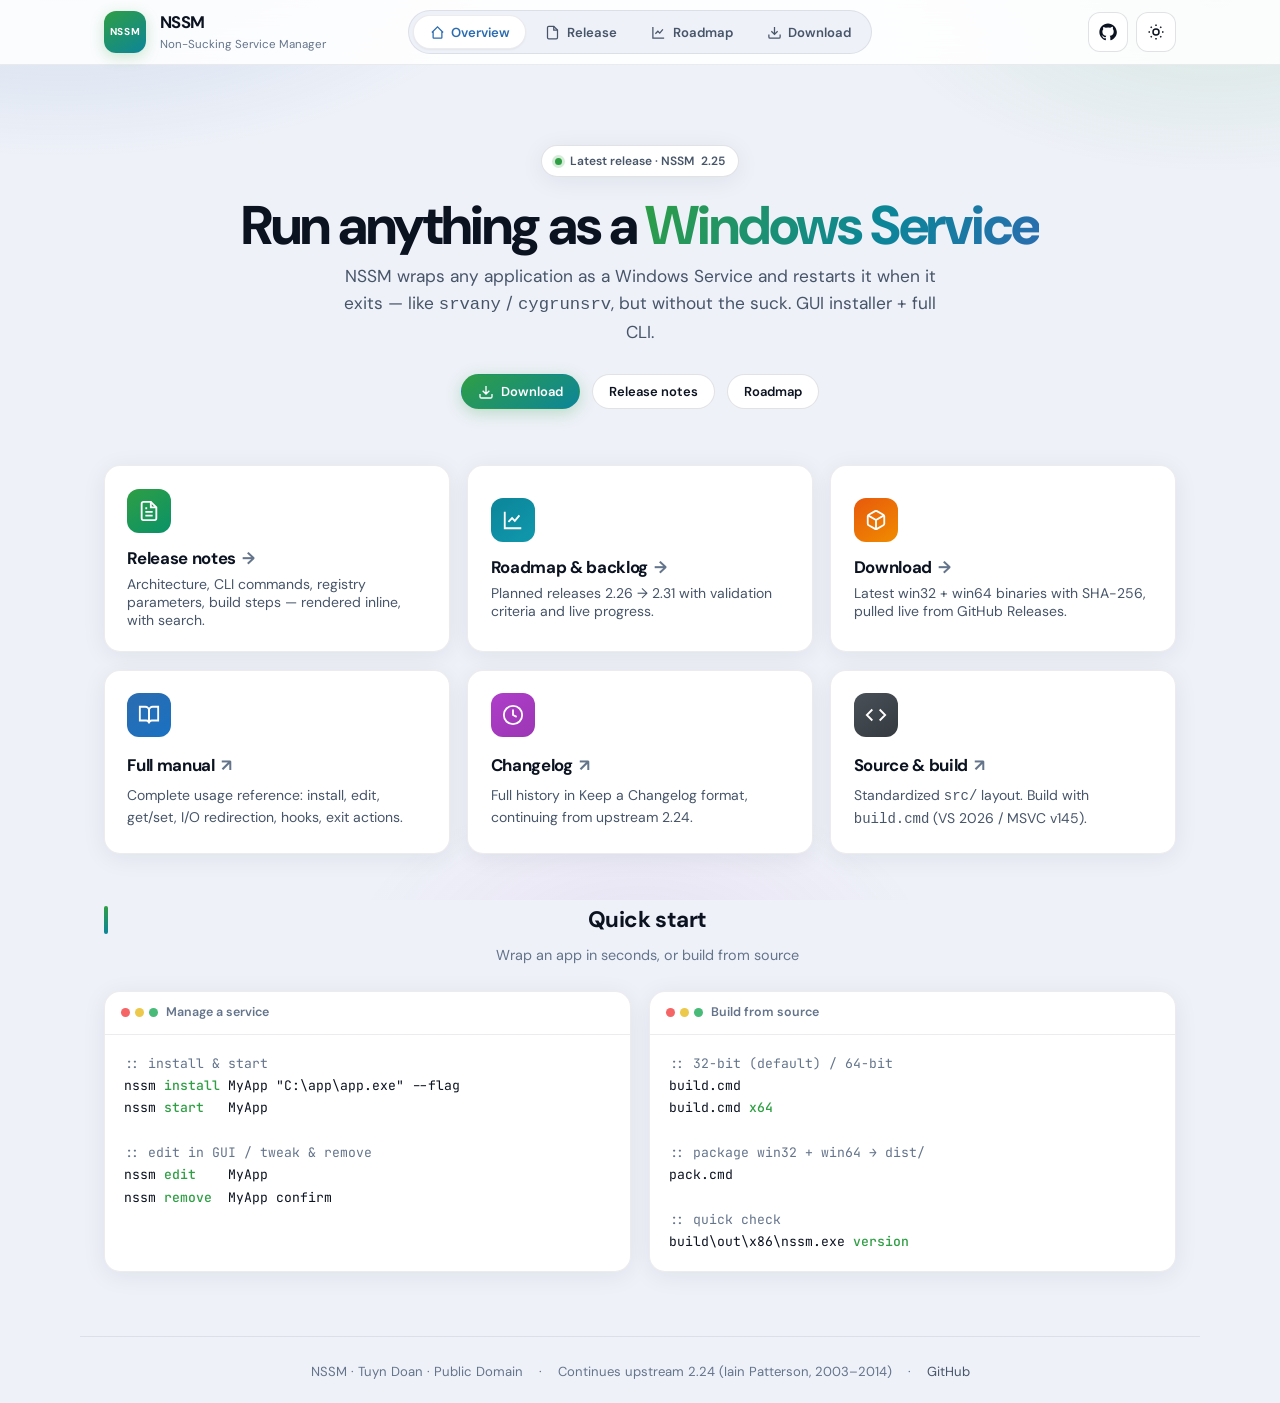
<file: docs/index.html>
<!DOCTYPE html>
<!-- NSSM docs — Public Domain. Single-page hub. -->
<html lang="en">
<head>
  <meta charset="UTF-8" />
  <meta name="viewport" content="width=device-width, initial-scale=1" />
  <title>NSSM — the Non-Sucking Service Manager</title>
  <meta name="description" content="NSSM runs any application as a Windows Service and restarts it when it exits. GUI installer + full CLI. Continues upstream 2.24; modernized 2.25 (VS 2026 / MSVC v145)." />
  <meta name="color-scheme" content="light dark" />
  <script>
    // Apply saved theme before first paint (no flash). Shared key across all docs pages.
    (function () {
      try {
        var k = "nssm-theme", s = localStorage.getItem(k);
        if (s === "dark" || (!s && window.matchMedia && window.matchMedia("(prefers-color-scheme: dark)").matches)) {
          document.documentElement.classList.add("dark");
        }
      } catch (e) {}
    })();
  </script>
  <link rel="preconnect" href="https://fonts.googleapis.com" />
  <link rel="preconnect" href="https://fonts.gstatic.com" crossorigin />
  <link href="https://fonts.googleapis.com/css2?family=DM+Sans:ital,opsz,wght@0,9..40,400;0,9..40,500;0,9..40,600;0,9..40,700;0,9..40,800;1,9..40,400&family=JetBrains+Mono:wght@400;500&display=swap" rel="stylesheet" />
  <link rel="stylesheet" href="app.css" />
</head>
<body>
  <div class="ambient" aria-hidden="true"></div>

  <header class="header">
    <div class="header-inner">
      <a class="brand" href="#overview">
        <div class="brand-mark"><span>NSSM</span></div>
        <div>
          <h1>NSSM</h1>
          <p>Non-Sucking Service Manager</p>
        </div>
      </a>

      <nav class="tabs" id="tabs" role="tablist" aria-label="Sections">
        <button class="tab active" data-tab="overview" role="tab">
          <svg viewBox="0 0 24 24" fill="none" stroke="currentColor" stroke-width="2"><path d="M3 12l9-9 9 9M5 10v10a1 1 0 0 0 1 1h12a1 1 0 0 0 1-1V10"/></svg>
          Overview
        </button>
        <button class="tab" data-tab="release" role="tab">
          <svg viewBox="0 0 24 24" fill="none" stroke="currentColor" stroke-width="2"><path d="M14 2H6a2 2 0 0 0-2 2v16a2 2 0 0 0 2 2h12a2 2 0 0 0 2-2V8z"/><path d="M14 2v6h6"/></svg>
          Release
        </button>
        <button class="tab" data-tab="roadmap" role="tab">
          <svg viewBox="0 0 24 24" fill="none" stroke="currentColor" stroke-width="2"><path d="M3 3v18h18"/><path d="m7 14 4-4 3 3 5-6"/></svg>
          Roadmap
        </button>
        <button class="tab" data-tab="download" role="tab">
          <svg viewBox="0 0 24 24" fill="none" stroke="currentColor" stroke-width="2"><path d="M21 15v4a2 2 0 0 1-2 2H5a2 2 0 0 1-2-2v-4M7 10l5 5 5-5M12 15V3"/></svg>
          Download
        </button>
      </nav>
      <div class="tabs-mobile">
        <select id="tabs-select" aria-label="Section">
          <option value="overview">Overview</option>
          <option value="release">Release</option>
          <option value="roadmap">Roadmap</option>
          <option value="download">Download</option>
        </select>
      </div>

      <div class="header-actions">
        <a class="btn btn-icon" href="https://github.com/tuyndoan/nssm" target="_blank" rel="noopener" aria-label="GitHub">
          <svg viewBox="0 0 24 24" fill="currentColor"><path d="M12 .5C5.7.5.5 5.7.5 12c0 5.1 3.3 9.4 7.9 10.9.6.1.8-.2.8-.6v-2c-3.2.7-3.9-1.4-3.9-1.4-.5-1.3-1.3-1.7-1.3-1.7-1-.7.1-.7.1-.7 1.1.1 1.7 1.2 1.7 1.2 1 1.7 2.7 1.2 3.3.9.1-.7.4-1.2.7-1.5-2.6-.3-5.3-1.3-5.3-5.7 0-1.3.5-2.3 1.2-3.1-.1-.3-.5-1.5.1-3.1 0 0 1-.3 3.3 1.2a11.5 11.5 0 0 1 6 0C17.3 4.7 18.3 5 18.3 5c.6 1.6.2 2.8.1 3.1.8.8 1.2 1.8 1.2 3.1 0 4.4-2.7 5.4-5.3 5.7.4.4.8 1.1.8 2.2v3.3c0 .4.2.7.8.6 4.6-1.5 7.9-5.8 7.9-10.9C23.5 5.7 18.3.5 12 .5z"/></svg>
        </a>
        <button type="button" class="btn btn-icon" id="btn-theme" aria-label="Toggle dark mode">
          <svg class="icon-sun" viewBox="0 0 24 24" fill="none" stroke="currentColor" stroke-width="2"><circle cx="12" cy="12" r="4"/><path d="M12 2v2M12 20v2M4.93 4.93l1.41 1.41M17.66 17.66l1.41 1.41M2 12h2M20 12h2M4.93 19.07l1.41-1.41M17.66 6.34l1.41-1.41"/></svg>
          <svg class="icon-moon" viewBox="0 0 24 24" fill="none" stroke="currentColor" stroke-width="2"><path d="M21 12.79A9 9 0 1 1 11.21 3 7 7 0 0 0 21 12.79z"/></svg>
        </button>
      </div>
    </div>
  </header>

  <main class="wrap">
    <!-- OVERVIEW -->
    <section class="tabpane active" id="pane-overview" role="tabpanel">
      <div class="hero">
        <span class="badge-pill"><span class="dot"></span> Latest release · NSSM <span id="ov-version">2.25</span></span>
        <h2>Run anything as a <span class="grad">Windows Service</span></h2>
        <p class="lede">
          NSSM wraps any application as a Windows Service and restarts it when it exits —
          like <code>srvany</code> / <code>cygrunsrv</code>, but without the suck. GUI installer + full CLI.
        </p>
        <div class="hero-actions">
          <button class="btn btn-primary" type="button" data-go="download">
            <svg viewBox="0 0 24 24" fill="none" stroke="currentColor" stroke-width="2"><path d="M21 15v4a2 2 0 0 1-2 2H5a2 2 0 0 1-2-2v-4M7 10l5 5 5-5M12 15V3"/></svg>
            Download
          </button>
          <button class="btn" type="button" data-go="release">Release notes</button>
          <button class="btn" type="button" data-go="roadmap">Roadmap</button>
        </div>
      </div>

      <div class="cards">
        <button class="card" type="button" data-go="release">
          <div class="card-ico ico-green"><svg viewBox="0 0 24 24" fill="none" stroke="currentColor" stroke-width="2"><path d="M14 2H6a2 2 0 0 0-2 2v16a2 2 0 0 0 2 2h12a2 2 0 0 0 2-2V8z"/><path d="M14 2v6h6M16 13H8M16 17H8M10 9H8"/></svg></div>
          <h3>Release notes <span class="arrow">→</span></h3>
          <p>Architecture, CLI commands, registry parameters, build steps — rendered inline, with search.</p>
        </button>
        <button class="card" type="button" data-go="roadmap">
          <div class="card-ico ico-teal"><svg viewBox="0 0 24 24" fill="none" stroke="currentColor" stroke-width="2"><path d="M3 3v18h18"/><path d="m7 14 4-4 3 3 5-6"/></svg></div>
          <h3>Roadmap &amp; backlog <span class="arrow">→</span></h3>
          <p>Planned releases 2.26 → 2.31 with validation criteria and live progress.</p>
        </button>
        <button class="card" type="button" data-go="download">
          <div class="card-ico ico-amber"><svg viewBox="0 0 24 24" fill="none" stroke="currentColor" stroke-width="2"><path d="M21 16V8a2 2 0 0 0-1-1.7l-7-4a2 2 0 0 0-2 0l-7 4A2 2 0 0 0 3 8v8a2 2 0 0 0 1 1.7l7 4a2 2 0 0 0 2 0l7-4A2 2 0 0 0 21 16z"/><path d="m3.3 7 8.7 5 8.7-5M12 22V12"/></svg></div>
          <h3>Download <span class="arrow">→</span></h3>
          <p>Latest win32 + win64 binaries with SHA-256, pulled live from GitHub Releases.</p>
        </button>
        <a class="card" href="./manual.txt">
          <div class="card-ico ico-blue"><svg viewBox="0 0 24 24" fill="none" stroke="currentColor" stroke-width="2"><path d="M2 3h6a4 4 0 0 1 4 4v14a3 3 0 0 0-3-3H2z"/><path d="M22 3h-6a4 4 0 0 0-4 4v14a3 3 0 0 1 3-3h7z"/></svg></div>
          <h3>Full manual <span class="arrow">↗</span></h3>
          <p>Complete usage reference: install, edit, get/set, I/O redirection, hooks, exit actions.</p>
        </a>
        <a class="card" href="https://github.com/tuyndoan/nssm/blob/main/CHANGELOG.md" target="_blank" rel="noopener">
          <div class="card-ico ico-purple"><svg viewBox="0 0 24 24" fill="none" stroke="currentColor" stroke-width="2"><circle cx="12" cy="12" r="10"/><path d="M12 6v6l4 2"/></svg></div>
          <h3>Changelog <span class="arrow">↗</span></h3>
          <p>Full history in Keep a Changelog format, continuing from upstream 2.24.</p>
        </a>
        <a class="card" href="https://github.com/tuyndoan/nssm" target="_blank" rel="noopener">
          <div class="card-ico ico-slate"><svg viewBox="0 0 24 24" fill="none" stroke="currentColor" stroke-width="2"><path d="M16 18l6-6-6-6M8 6l-6 6 6 6"/></svg></div>
          <h3>Source &amp; build <span class="arrow">↗</span></h3>
          <p>Standardized <code>src/</code> layout. Build with <code>build.cmd</code> (VS 2026 / MSVC v145).</p>
        </a>
      </div>

      <section class="section">
        <div class="section-head center"><h3>Quick start</h3><p>Wrap an app in seconds, or build from source</p></div>
        <div class="quickstart">
          <div class="code-card">
            <div class="code-head"><span class="dots"><i style="background:#f56565"></i><i style="background:#ecc94b"></i><i style="background:#48bb78"></i></span> Manage a service</div>
<pre><span class="c">:: install &amp; start</span>
nssm <span class="k">install</span> MyApp "C:\app\app.exe" --flag
nssm <span class="k">start</span>   MyApp

<span class="c">:: edit in GUI / tweak &amp; remove</span>
nssm <span class="k">edit</span>    MyApp
nssm <span class="k">remove</span>  MyApp confirm</pre>
          </div>
          <div class="code-card">
            <div class="code-head"><span class="dots"><i style="background:#f56565"></i><i style="background:#ecc94b"></i><i style="background:#48bb78"></i></span> Build from source</div>
<pre><span class="c">:: 32-bit (default) / 64-bit</span>
build.cmd
build.cmd <span class="k">x64</span>

<span class="c">:: package win32 + win64 → dist/</span>
pack.cmd

<span class="c">:: quick check</span>
build\out\x86\nssm.exe <span class="k">version</span></pre>
          </div>
        </div>
      </section>
    </section>

    <!-- RELEASE -->
    <section class="tabpane" id="pane-release" role="tabpanel" aria-label="Release notes"></section>

    <!-- ROADMAP -->
    <section class="tabpane" id="pane-roadmap" role="tabpanel" aria-label="Roadmap"></section>

    <!-- DOWNLOAD -->
    <section class="tabpane" id="pane-download" role="tabpanel" aria-label="Download"></section>
  </main>

  <footer class="footer">
    <span>NSSM · Tuyn Doan · Public Domain</span>
    <span>·</span>
    <span>Continues upstream 2.24 (Iain Patterson, 2003–2014)</span>
    <span>·</span>
    <a href="https://github.com/tuyndoan/nssm" target="_blank" rel="noopener">GitHub</a>
  </footer>

  <script src="release/2.25/release-data.js"></script>
  <script src="roadmap/roadmap-data.js"></script>
  <script src="app.js"></script>
</body>
</html>
</file>
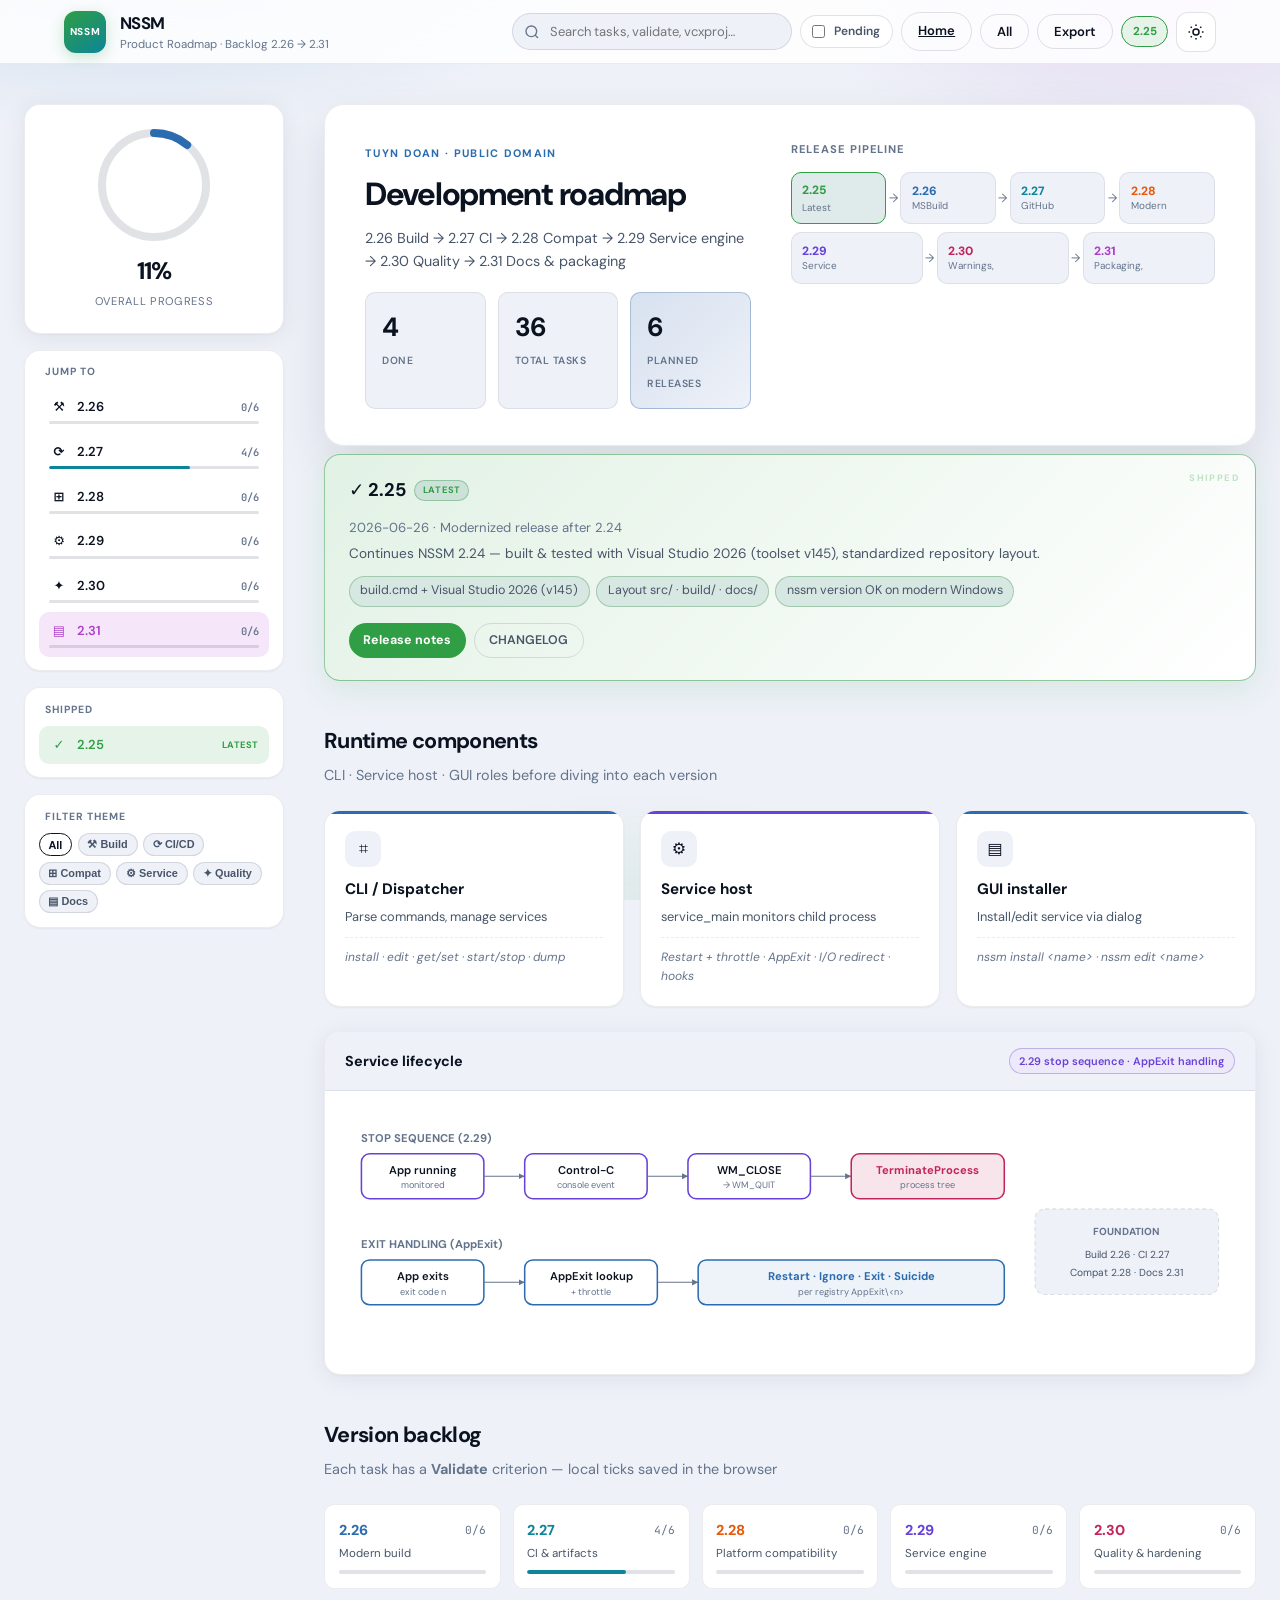
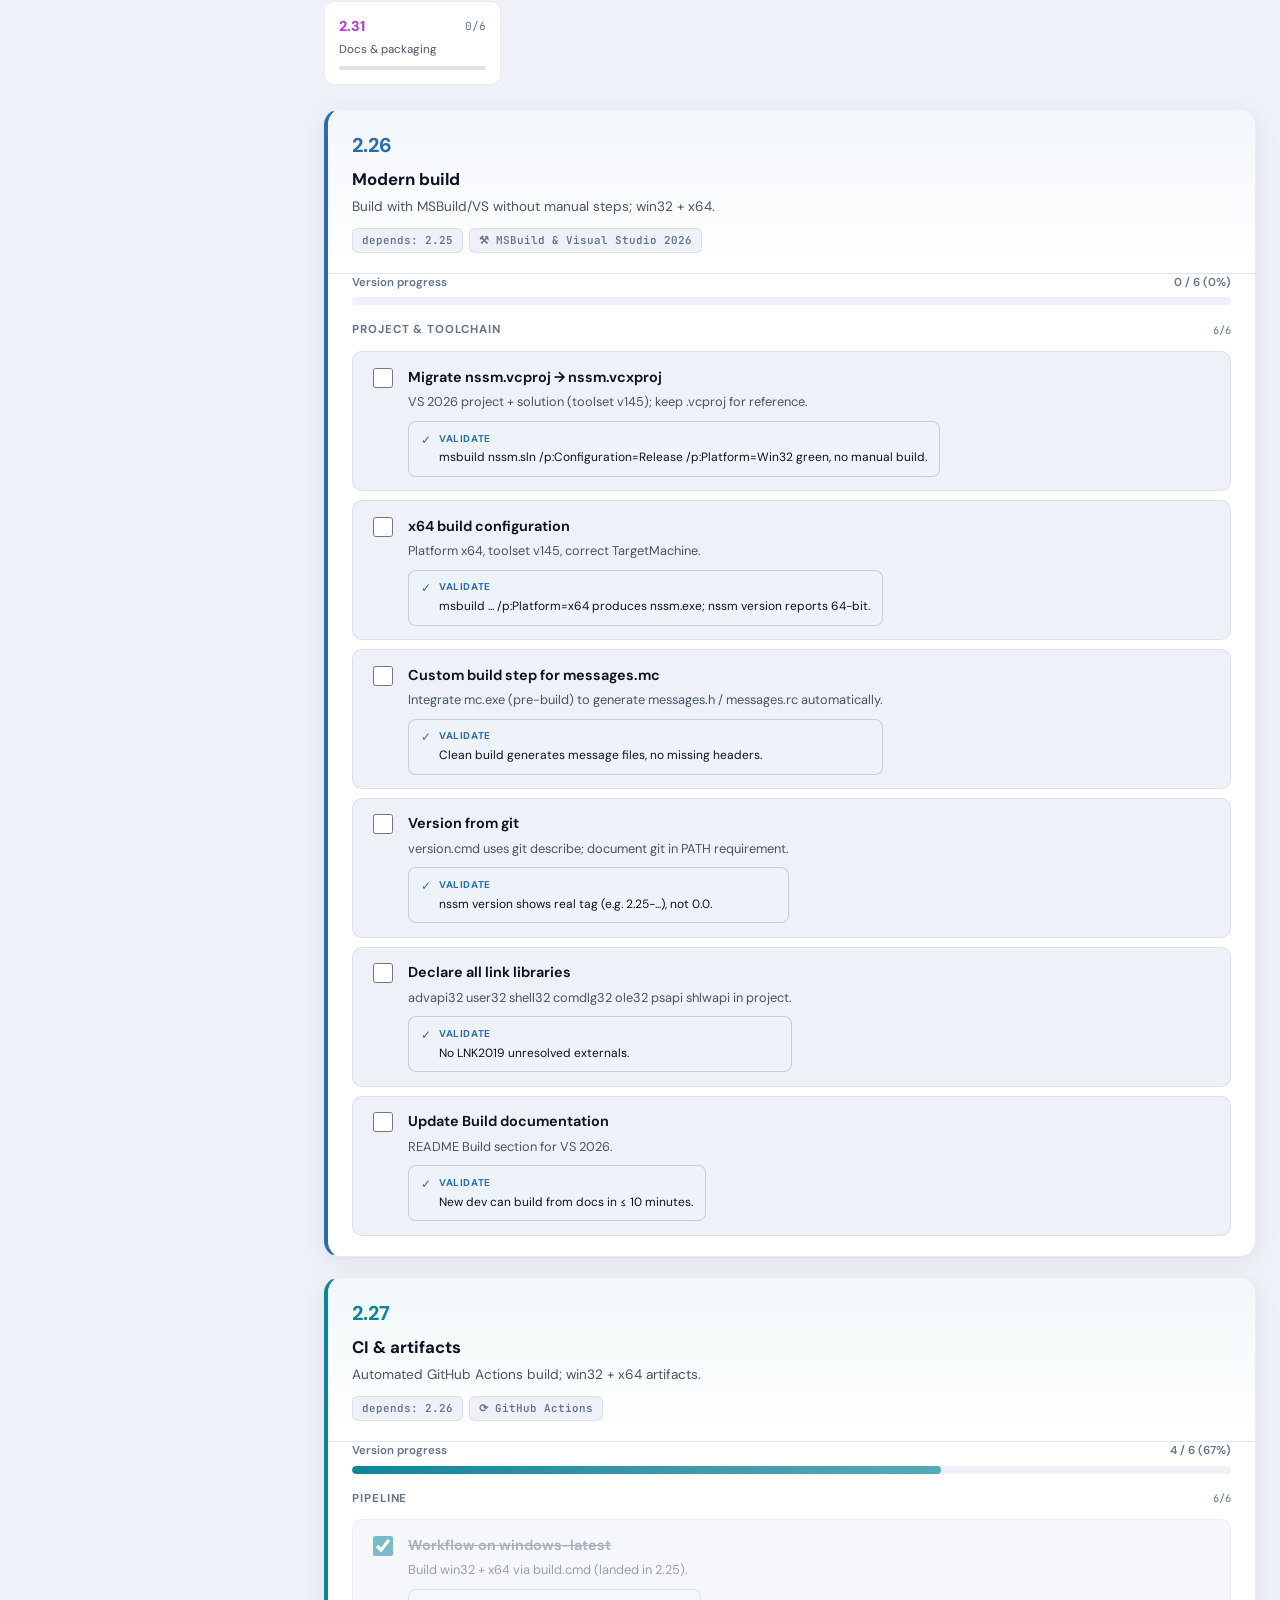
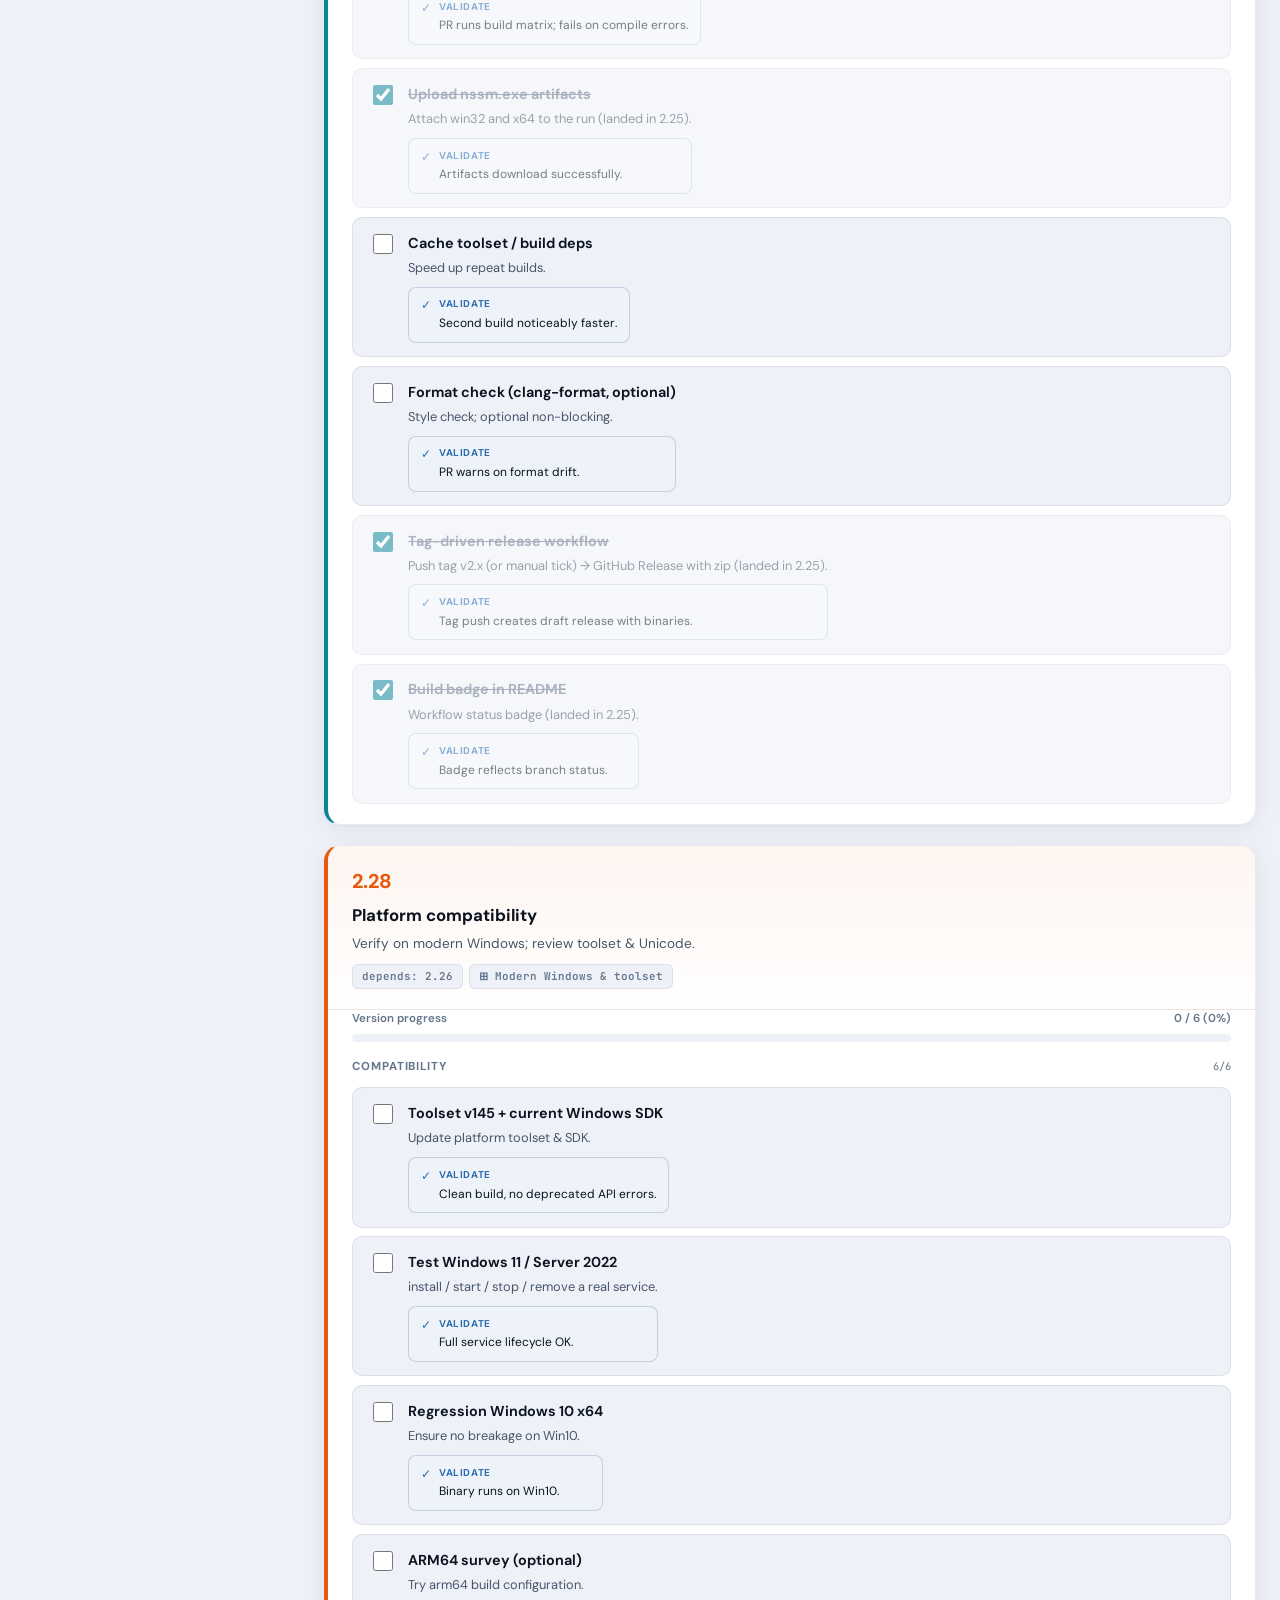
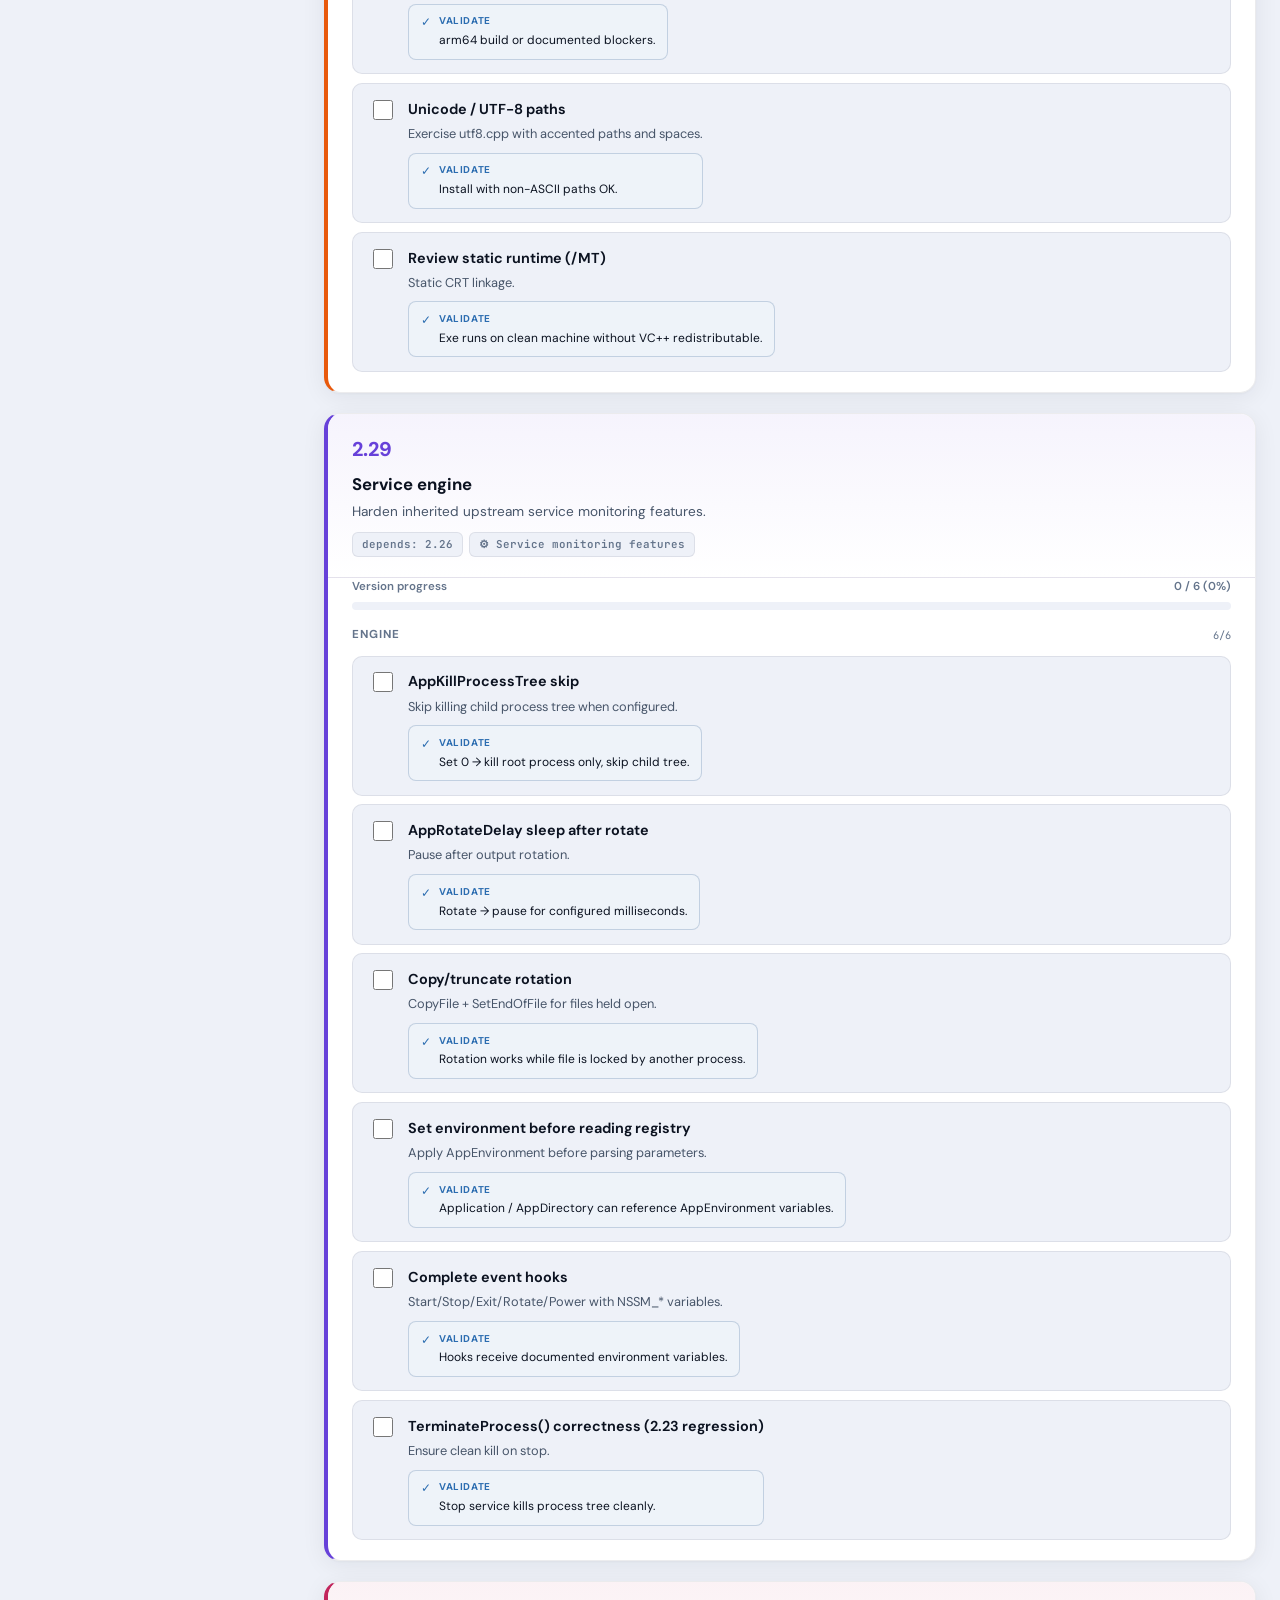
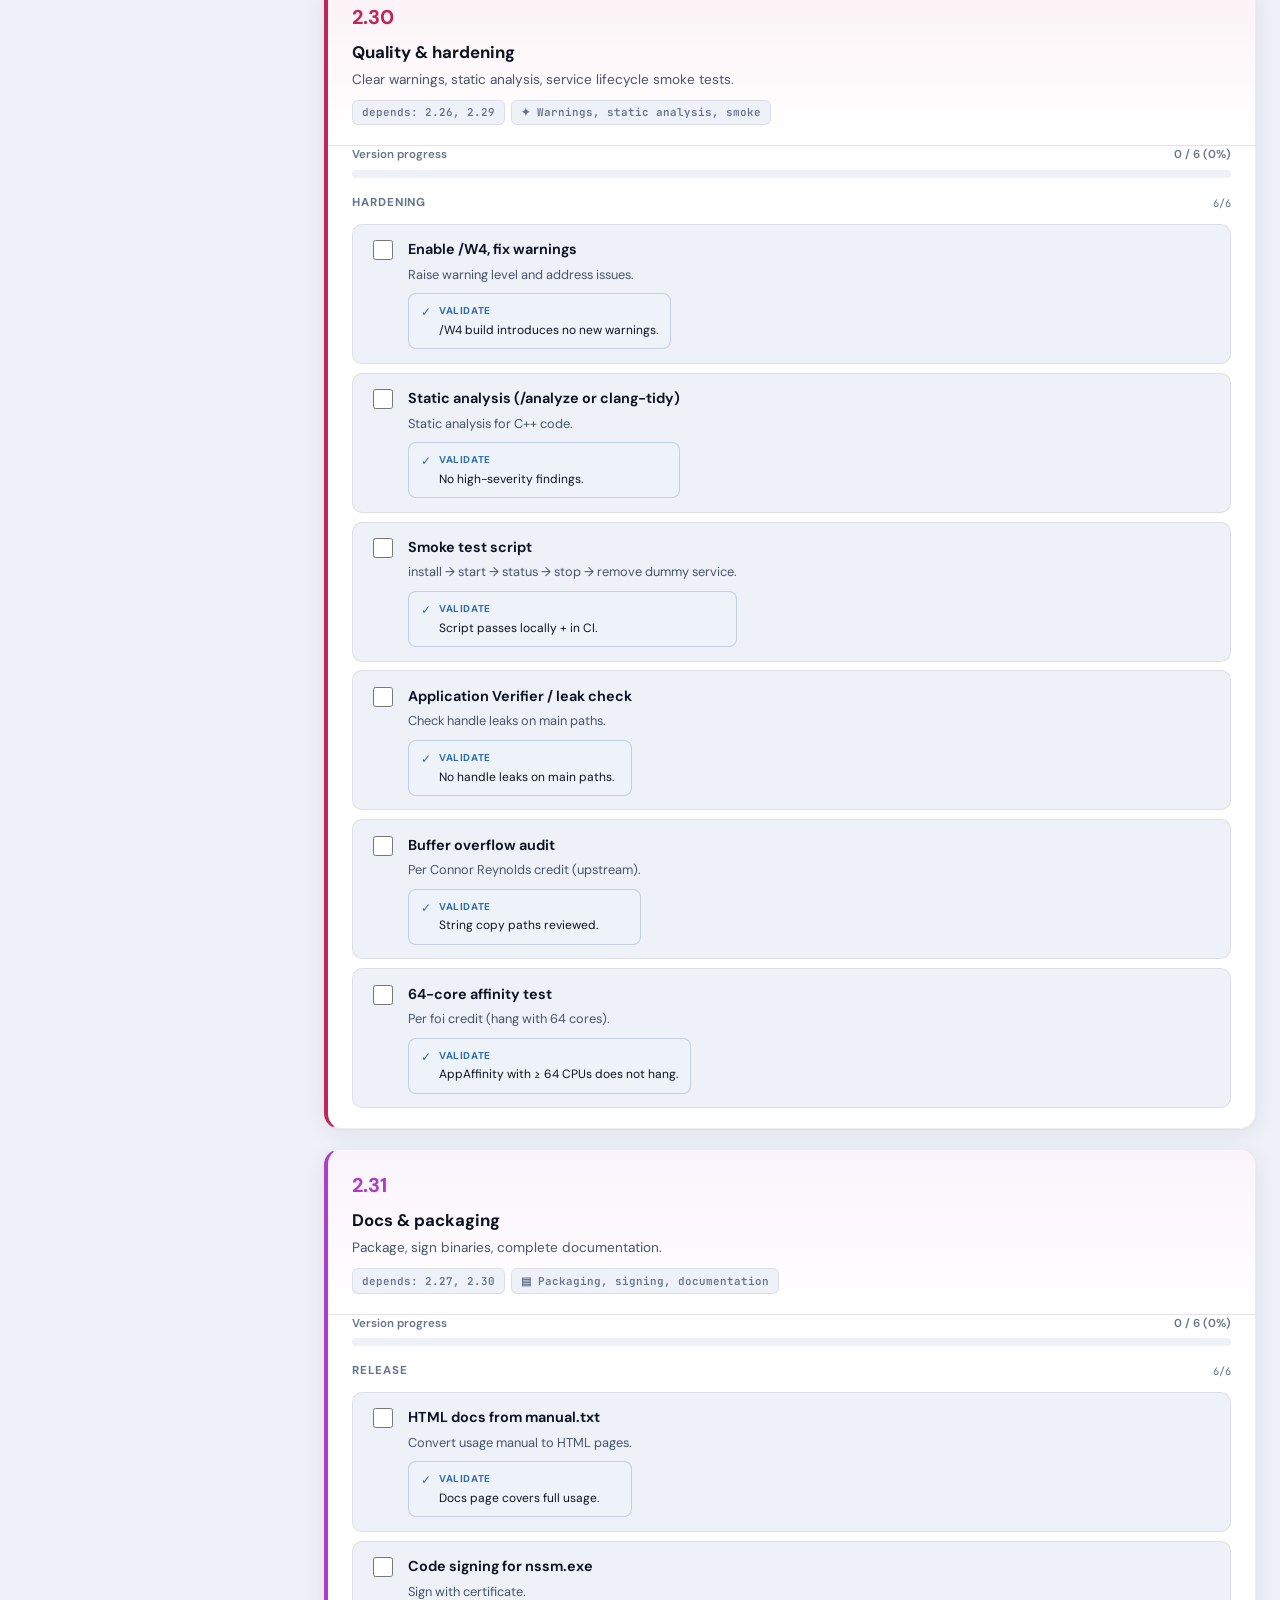
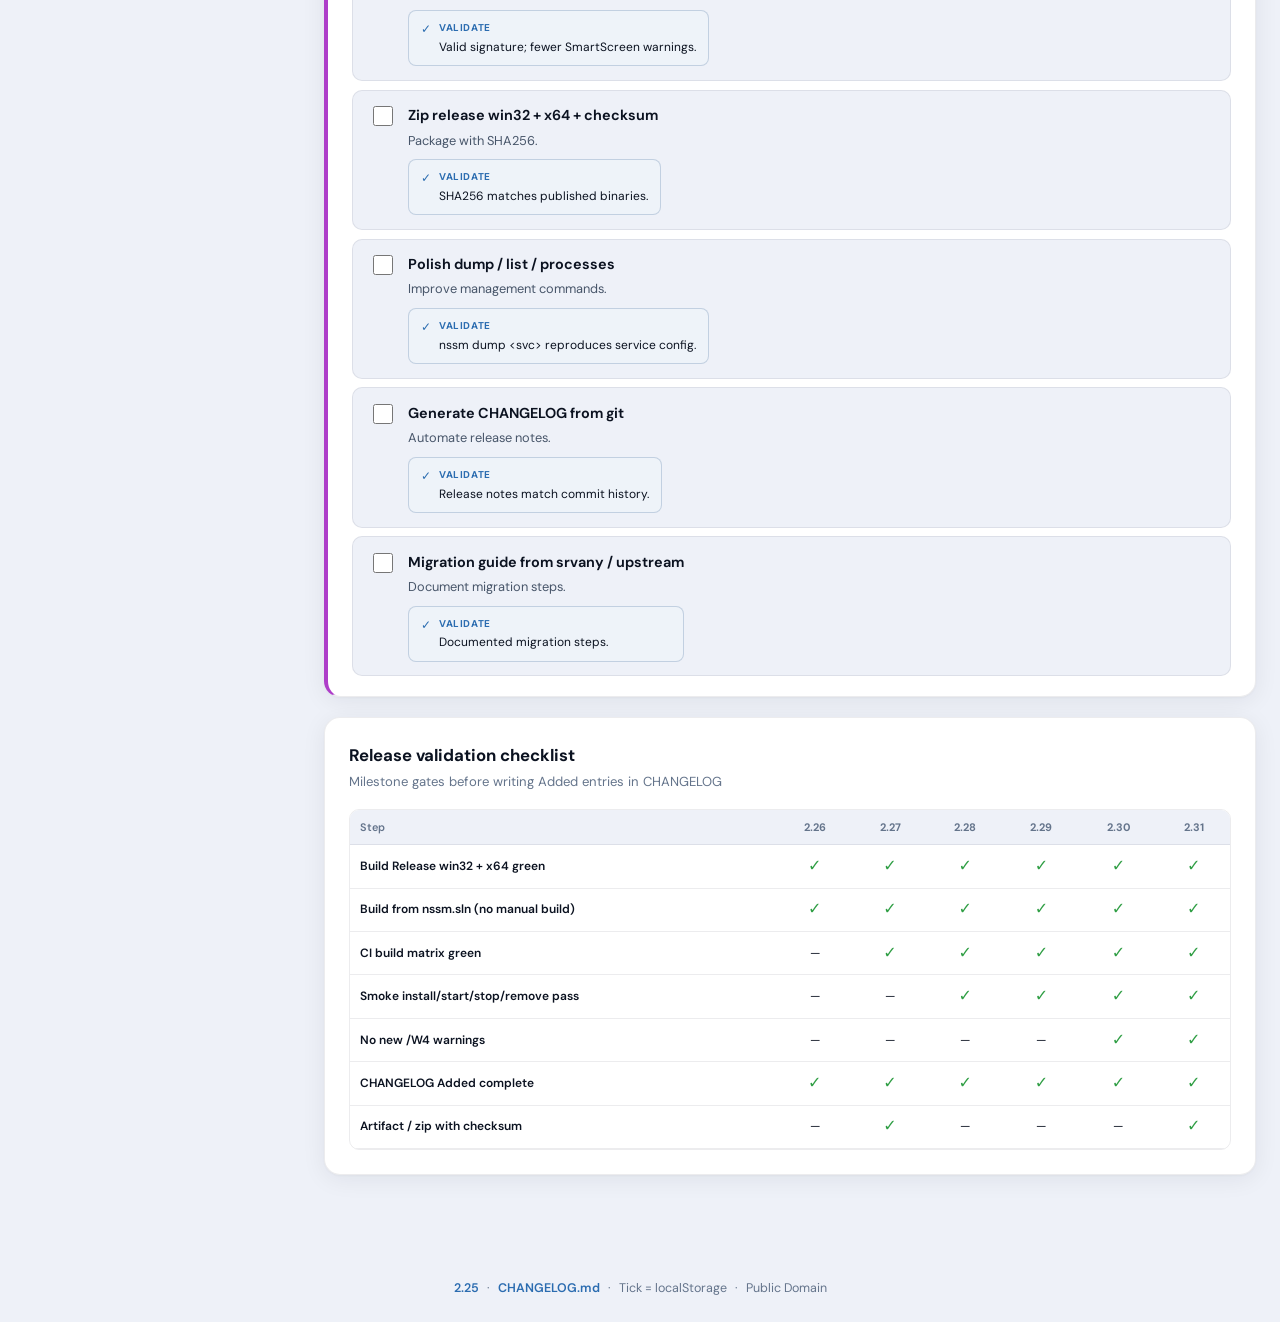
<file: docs/roadmap/index.html>
<!DOCTYPE html>
<!-- NSSM docs — Public Domain. -->
<html lang="en">
<head>
  <meta charset="UTF-8" />
  <meta name="viewport" content="width=device-width, initial-scale=1" />
  <title>NSSM — Roadmap & Backlog</title>
  <meta name="color-scheme" content="light dark" />
  <script>
    // Apply saved theme before first paint (no flash). Shared key across all docs pages.
    (function () {
      try {
        var k = "nssm-theme", s = localStorage.getItem(k);
        if (s === "dark" || (!s && window.matchMedia && window.matchMedia("(prefers-color-scheme: dark)").matches)) {
          document.documentElement.classList.add("dark");
        }
      } catch (e) {}
    })();
  </script>
  <link rel="preconnect" href="https://fonts.googleapis.com" />
  <link rel="preconnect" href="https://fonts.gstatic.com" crossorigin />
  <link href="https://fonts.googleapis.com/css2?family=DM+Sans:ital,opsz,wght@0,9..40,400;0,9..40,500;0,9..40,600;0,9..40,700;1,9..40,400&family=JetBrains+Mono:wght@400;500&display=swap" rel="stylesheet" />
  <link rel="stylesheet" href="roadmap.css" />
</head>
<body>
  <div class="ambient" aria-hidden="true"></div>

  <header class="header">
    <div class="header-inner">
      <div class="brand">
        <div class="brand-mark"><span>NSSM</span></div>
        <div>
          <h1>NSSM</h1>
          <p>Product Roadmap · Backlog 2.26 → 2.31</p>
        </div>
      </div>
      <div class="header-actions">
        <div class="search-wrap">
          <svg viewBox="0 0 24 24" fill="none" stroke="currentColor" stroke-width="2"><circle cx="11" cy="11" r="8"/><path d="m21 21-4.3-4.3"/></svg>
          <input type="search" id="search" placeholder="Search tasks, validate, vcxproj…" autocomplete="off" />
        </div>
        <label class="toggle-pill" title="Pending tasks only">
          <input type="checkbox" id="pending-only" />
          <span>Pending</span>
        </label>
        <a class="btn btn-ghost" href="../index.html">Home</a>
        <button type="button" class="btn btn-ghost" id="btn-all">All</button>
        <button type="button" class="btn btn-ghost" id="btn-export">Export</button>
        <div class="shipped-links" id="header-shipped" aria-label="Shipped releases"></div>
        <button type="button" class="btn btn-icon" id="btn-theme" aria-label="Dark mode">
          <svg class="icon-sun" viewBox="0 0 24 24" fill="none" stroke="currentColor" stroke-width="2"><circle cx="12" cy="12" r="4"/><path d="M12 2v2M12 20v2M4.93 4.93l1.41 1.41M17.66 17.66l1.41 1.41M2 12h2M20 12h2M4.93 19.07l1.41-1.41M17.66 6.34l1.41-1.41"/></svg>
          <svg class="icon-moon" viewBox="0 0 24 24" fill="none" stroke="currentColor" stroke-width="2"><path d="M21 12.79A9 9 0 1 1 11.21 3 7 7 0 0 0 21 12.79z"/></svg>
        </button>
      </div>
    </div>
  </header>

  <div class="shell">
    <aside class="sidebar">
      <div class="sidebar-progress">
        <svg class="ring-chart" viewBox="0 0 120 120" id="ring-chart">
          <circle class="ring-bg" cx="60" cy="60" r="52" />
          <circle class="ring-fill" cx="60" cy="60" r="52" id="ring-fill" />
        </svg>
        <div class="ring-label">
          <strong id="ring-pct">0%</strong>
          <span>Overall progress</span>
        </div>
      </div>
      <nav class="nav-card">
        <h2>Jump to</h2>
        <div id="nav-versions"></div>
      </nav>
      <nav class="nav-card nav-shipped-card">
        <h2>Shipped</h2>
        <div id="nav-shipped"></div>
      </nav>
      <div class="nav-card filter-card">
        <h2>Filter theme</h2>
        <div class="theme-chips" id="theme-chips"></div>
      </div>
    </aside>

    <main class="main">
      <section class="hero">
        <div class="hero-grid">
          <div class="hero-copy">
            <span class="eyebrow">Tuyn Doan · Public Domain</span>
            <h2>Development roadmap</h2>
            <p class="hero-desc" id="chain-text"></p>
            <div class="hero-stats">
              <div class="stat-card">
                <span class="stat-val" id="stat-done">0</span>
                <span class="stat-lbl">Done</span>
              </div>
              <div class="stat-card">
                <span class="stat-val" id="stat-total">0</span>
                <span class="stat-lbl">Total tasks</span>
              </div>
              <div class="stat-card accent">
                <span class="stat-val" id="stat-versions">6</span>
                <span class="stat-lbl">Planned releases</span>
              </div>
            </div>
          </div>
          <div class="pipeline-wrap">
            <h3 class="pipeline-title">Release pipeline</h3>
            <div class="pipeline" id="pipeline"></div>
          </div>
        </div>
      </section>

      <div class="released-wrap">
        <div class="released-grid" id="released-grid"></div>
      </div>

      <section class="section-head">
        <h2>Runtime components</h2>
        <p>CLI · Service host · GUI roles before diving into each version</p>
      </section>
      <section class="arch" id="arch-grid"></section>

      <div class="flow-panel">
        <div class="flow-panel-head">
          <h3>Service lifecycle</h3>
          <span class="flow-badge">2.29 stop sequence · AppExit handling</span>
        </div>
        <div class="flow-canvas" id="flow-canvas"></div>
      </div>

      <section class="section-head">
        <h2>Version backlog</h2>
        <p>Each task has a <strong>Validate</strong> criterion — local ticks saved in the browser</p>
      </section>
      <div class="version-grid" id="version-grid"></div>
      <div id="versions"></div>

      <section class="checklist-section">
        <div class="checklist-head">
          <h2>Release validation checklist</h2>
          <p>Milestone gates before writing Added entries in CHANGELOG</p>
        </div>
        <div class="table-scroll">
          <table class="check-table">
            <tbody id="check-table"></tbody>
          </table>
        </div>
      </section>
    </main>
  </div>

  <footer class="footer">
    <span id="footer-shipped"></span>
    <span>·</span>
    <a href="https://github.com/tuyndoan/nssm/blob/main/CHANGELOG.md#roadmap--backlog">CHANGELOG.md</a>
    <span>·</span>
    <span>Tick = localStorage</span>
    <span>·</span>
    <span>Public Domain</span>
  </footer>

  <script src="roadmap-data.js"></script>
  <script src="roadmap-app.js"></script>
</body>
</html>
</file>
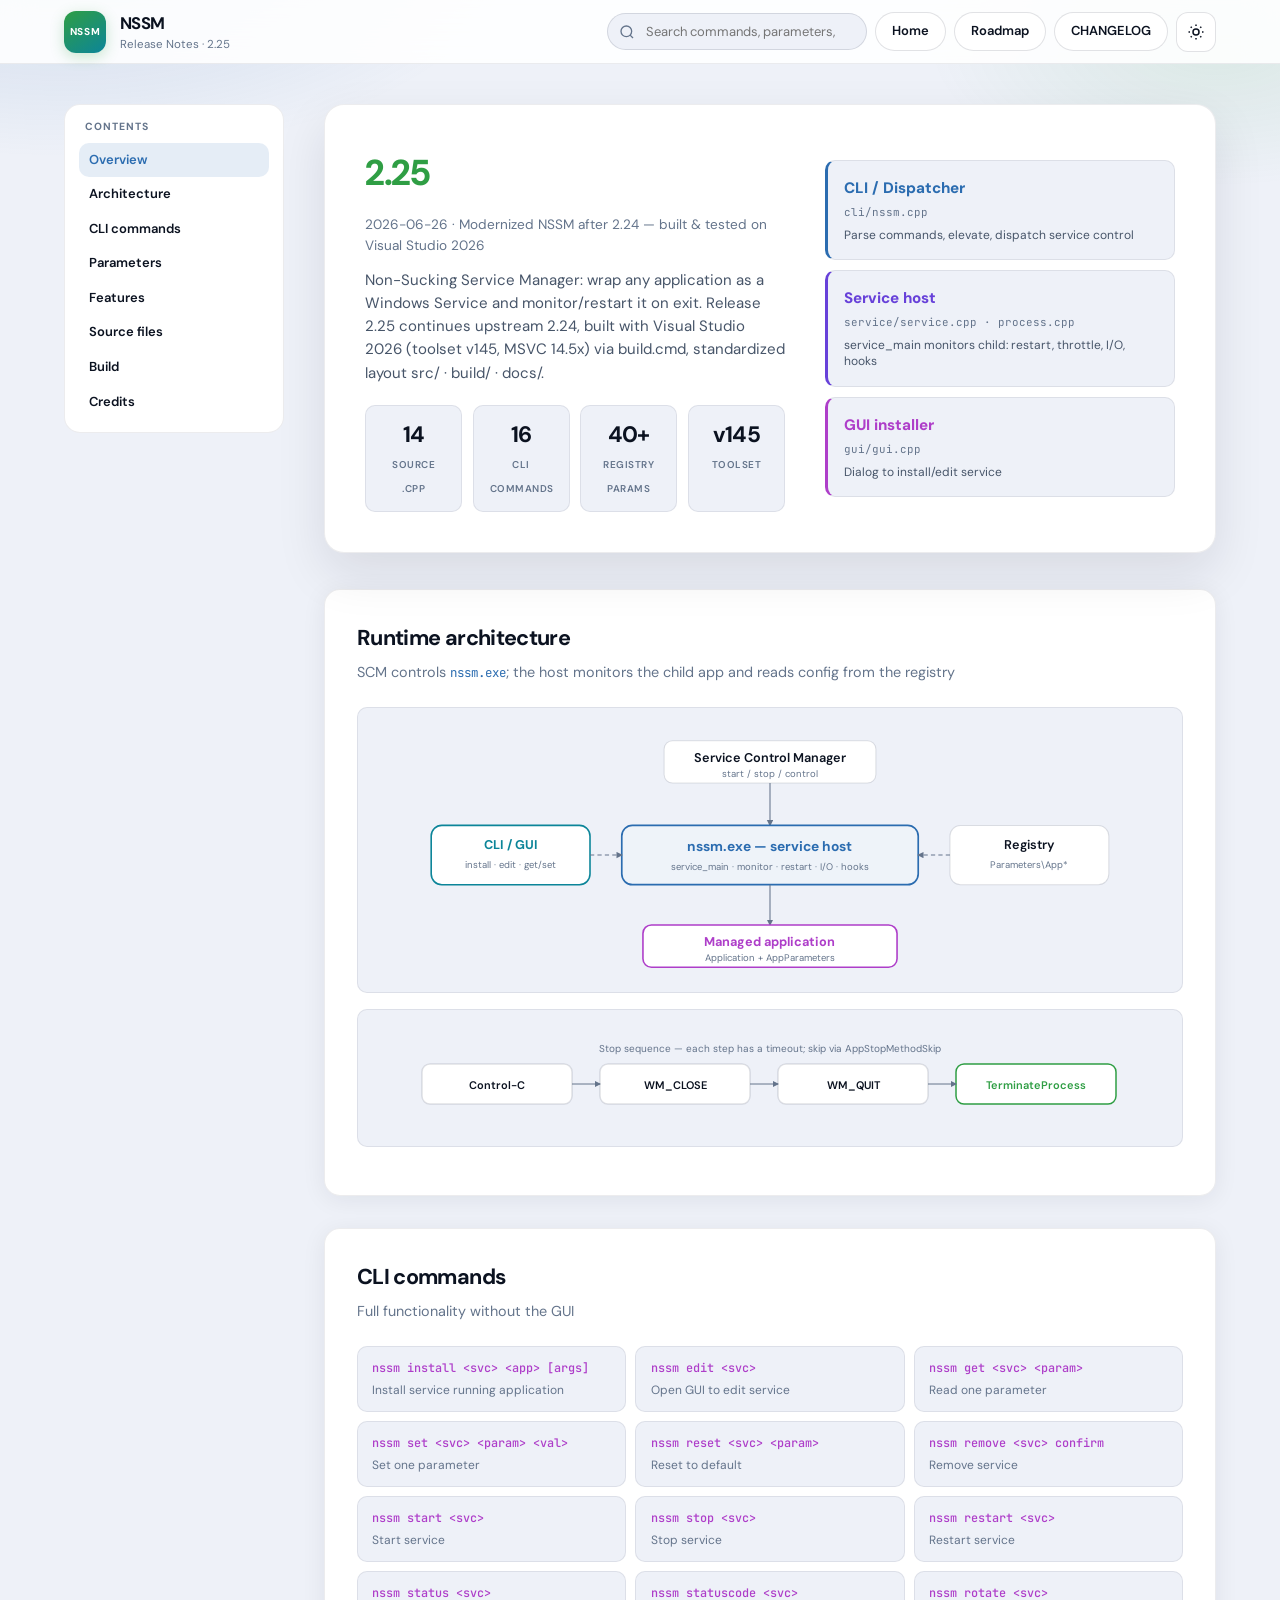
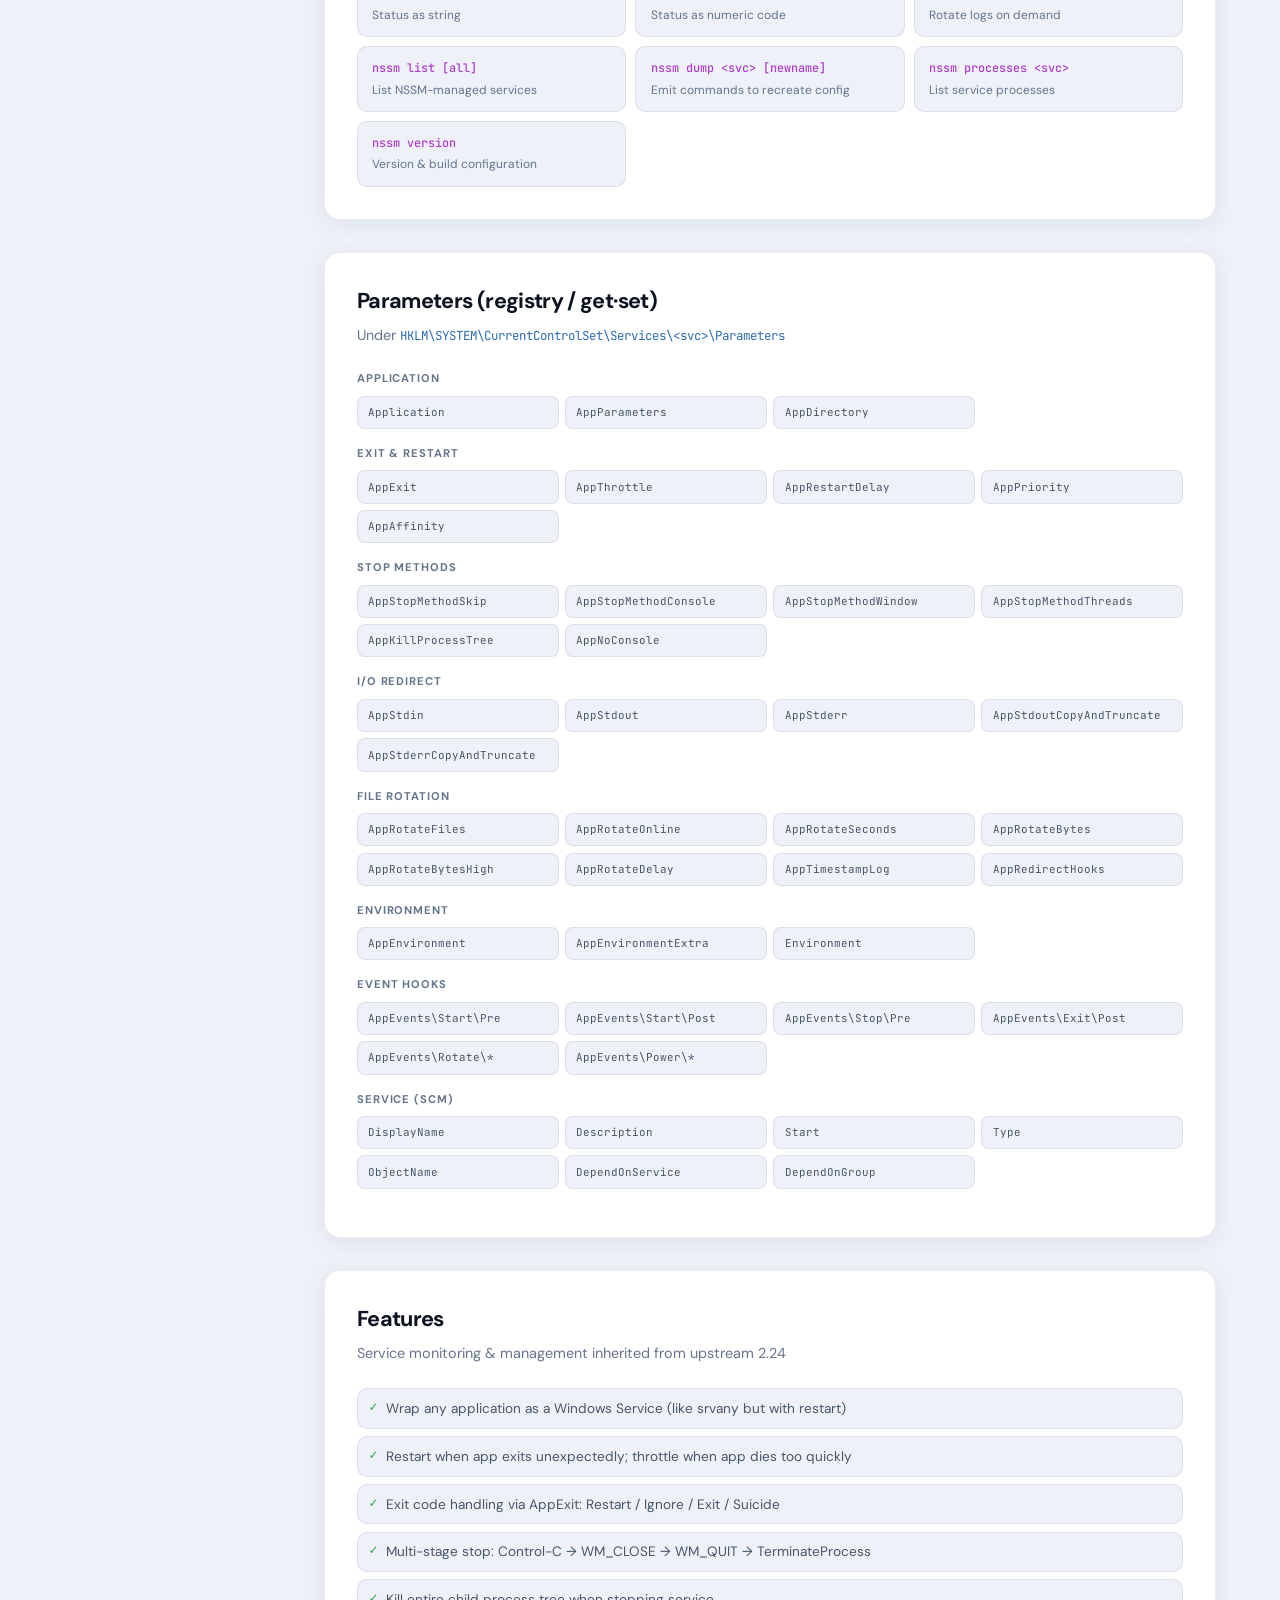
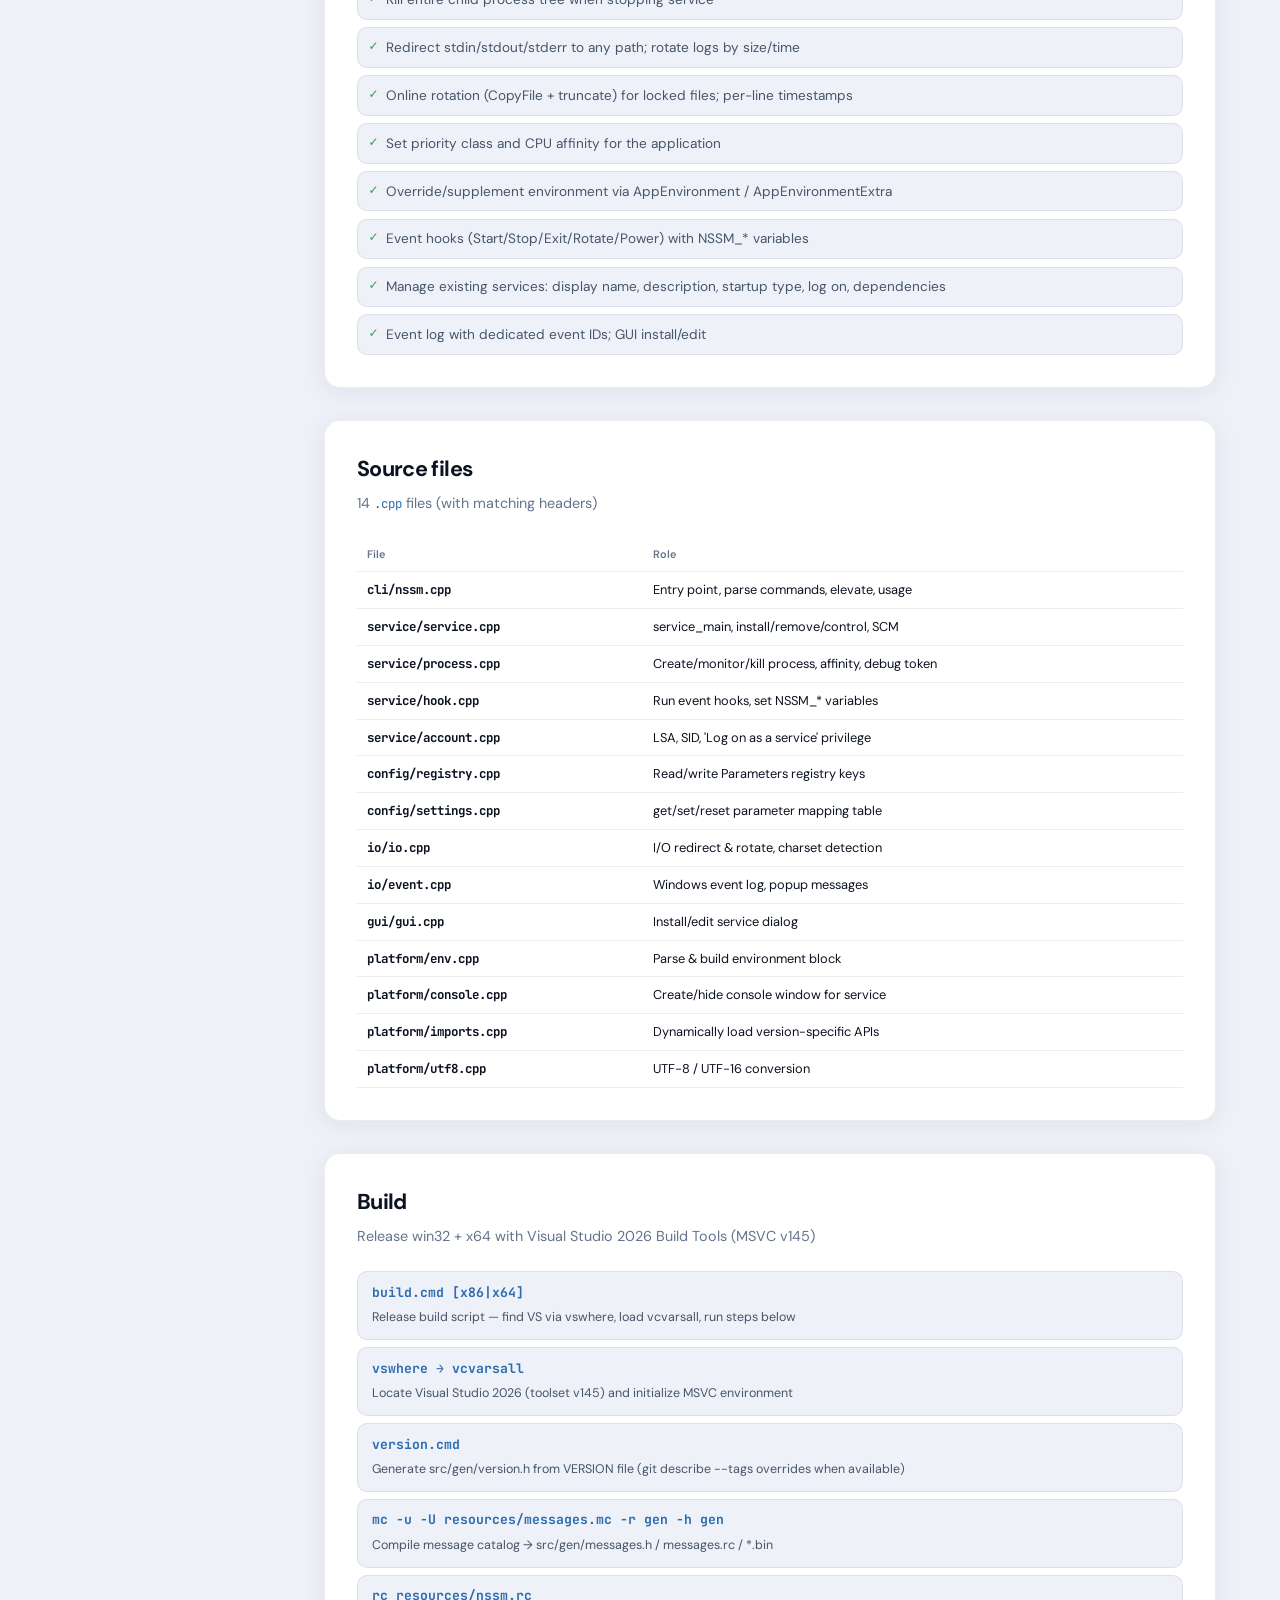
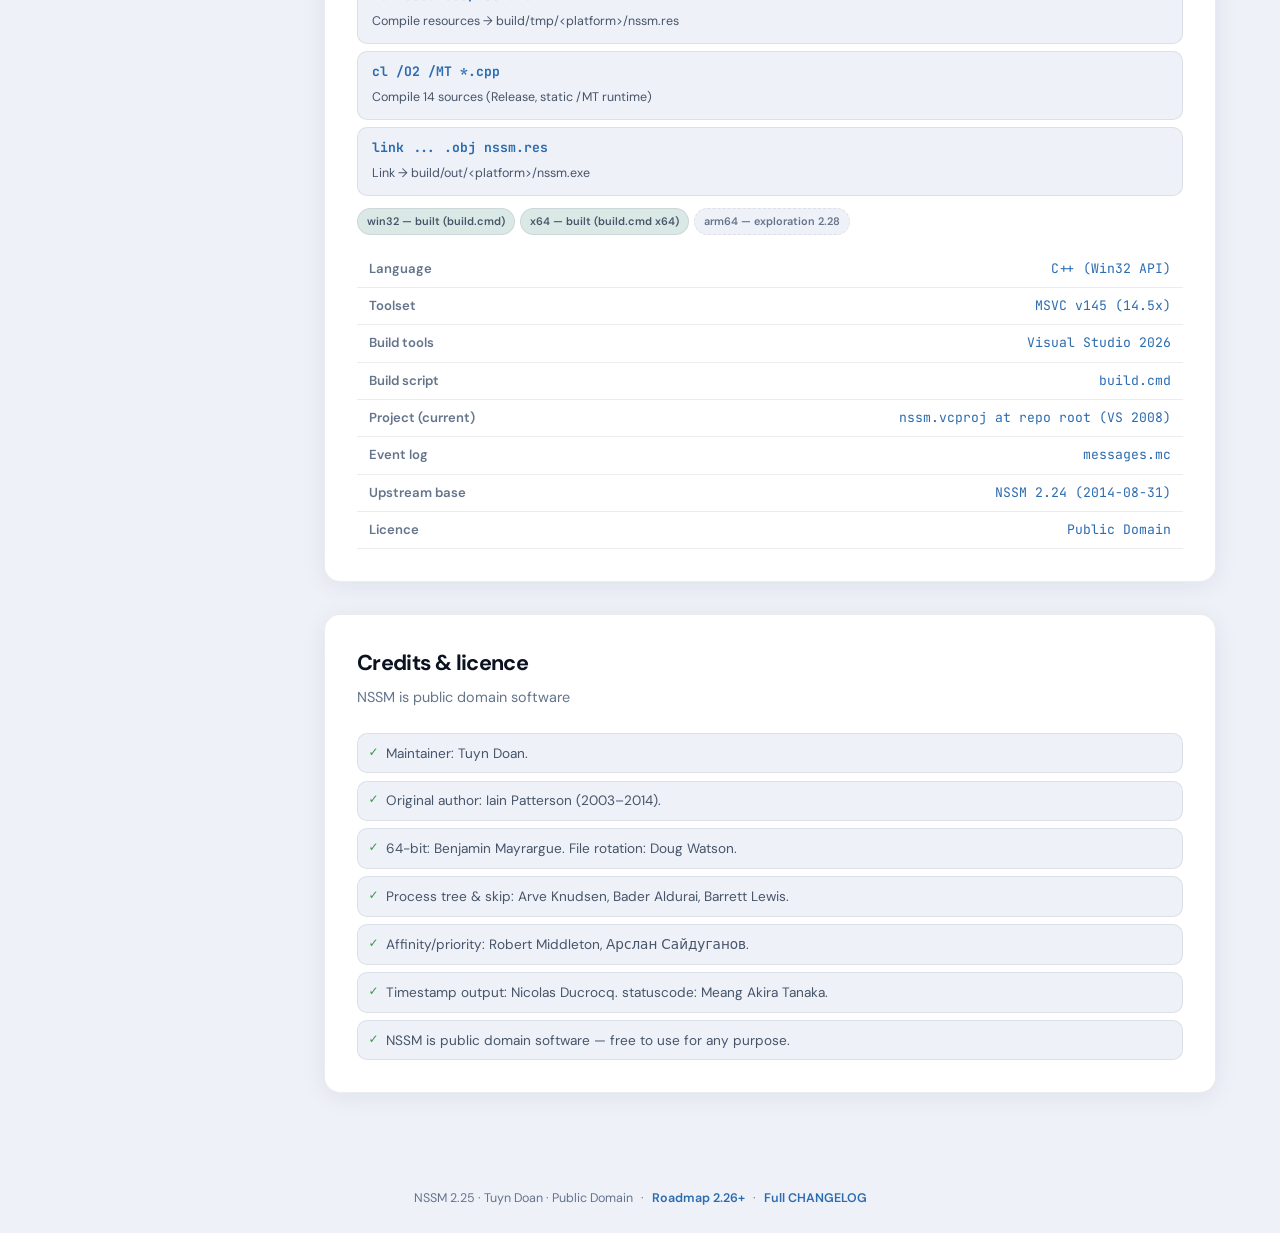
<file: docs/release/2.25/index.html>
<!DOCTYPE html>
<!-- NSSM docs — Public Domain. -->
<html lang="en">
<head>
  <meta charset="UTF-8" />
  <meta name="viewport" content="width=device-width, initial-scale=1" />
  <title>NSSM 2.25 — Release Notes</title>
  <meta name="color-scheme" content="light dark" />
  <script>
    // Apply saved theme before first paint (no flash). Shared key across all docs pages.
    (function () {
      try {
        var k = "nssm-theme", s = localStorage.getItem(k);
        if (s === "dark" || (!s && window.matchMedia && window.matchMedia("(prefers-color-scheme: dark)").matches)) {
          document.documentElement.classList.add("dark");
        }
      } catch (e) {}
    })();
  </script>
  <link rel="preconnect" href="https://fonts.googleapis.com" />
  <link rel="preconnect" href="https://fonts.gstatic.com" crossorigin />
  <link href="https://fonts.googleapis.com/css2?family=DM+Sans:ital,opsz,wght@0,9..40,400;0,9..40,500;0,9..40,600;0,9..40,700&family=JetBrains+Mono:wght@400;500&display=swap" rel="stylesheet" />
  <link rel="stylesheet" href="release.css" />
</head>
<body>
  <div class="ambient" aria-hidden="true"></div>

  <header class="header">
    <div class="header-inner">
      <div class="brand">
        <div class="brand-mark"><span>NSSM</span></div>
        <div>
          <h1>NSSM</h1>
          <p>Release Notes · 2.25</p>
        </div>
      </div>
      <div class="header-actions">
        <div class="search-wrap">
          <svg viewBox="0 0 24 24" fill="none" stroke="currentColor" stroke-width="2"><circle cx="11" cy="11" r="8"/><path d="m21 21-4.3-4.3"/></svg>
          <input type="search" id="search" placeholder="Search commands, parameters, modules…" autocomplete="off" />
        </div>
        <a class="btn" href="../../index.html">Home</a>
        <a class="btn" href="../../roadmap/index.html">Roadmap</a>
        <a class="btn" href="https://github.com/tuyndoan/nssm/blob/main/CHANGELOG.md#225--2026-06-26">CHANGELOG</a>
        <button type="button" class="btn btn-icon" id="btn-theme" aria-label="Dark mode">
          <svg class="icon-sun" viewBox="0 0 24 24" fill="none" stroke="currentColor" stroke-width="2"><circle cx="12" cy="12" r="4"/><path d="M12 2v2M12 20v2M4.93 4.93l1.41 1.41M17.66 17.66l1.41 1.41M2 12h2M20 12h2M4.93 19.07l1.41-1.41M17.66 6.34l1.41-1.41"/></svg>
          <svg class="icon-moon" viewBox="0 0 24 24" fill="none" stroke="currentColor" stroke-width="2"><path d="M21 12.79A9 9 0 1 1 11.21 3 7 7 0 0 0 21 12.79z"/></svg>
        </button>
      </div>
    </div>
  </header>

  <div class="shell">
    <aside class="sidebar">
      <nav class="nav-card">
        <h2>Contents</h2>
        <div id="nav-sections"></div>
      </nav>
    </aside>

    <main class="main">
      <section class="hero" id="overview">
        <div class="hero-grid">
          <div>
            <div class="version-badge" id="hero-version">2.25</div>
            <p class="version-date" id="hero-date"></p>
            <p class="hero-desc" id="hero-summary"></p>
            <div class="hero-stats" id="hero-stats"></div>
          </div>
          <div class="service-cards" id="component-cards"></div>
        </div>
      </section>

      <section class="section" id="architecture">
        <div class="section-head">
          <h2>Runtime architecture</h2>
          <p>SCM controls <code>nssm.exe</code>; the host monitors the child app and reads config from the registry</p>
        </div>
        <div class="diagram-wrap" id="arch-diagram"></div>
        <div class="diagram-wrap" id="stop-diagram"></div>
      </section>

      <section class="section" id="commands">
        <div class="section-head">
          <h2>CLI commands</h2>
          <p>Full functionality without the GUI</p>
        </div>
        <div class="route-grid" id="command-grid"></div>
      </section>

      <section class="section" id="registry">
        <div class="section-head">
          <h2>Parameters (registry / get·set)</h2>
          <p>Under <code>HKLM\SYSTEM\CurrentControlSet\Services\&lt;svc&gt;\Parameters</code></p>
        </div>
        <div id="registry-content"></div>
      </section>

      <section class="section" id="features">
        <div class="section-head">
          <h2>Features</h2>
          <p>Service monitoring & management inherited from upstream 2.24</p>
        </div>
        <ul class="feature-list" id="feature-list"></ul>
      </section>

      <section class="section" id="modules">
        <div class="section-head">
          <h2>Source files</h2>
          <p>14 <code>.cpp</code> files (with matching headers)</p>
        </div>
        <table class="project-table" id="module-table"></table>
      </section>

      <section class="section" id="build">
        <div class="section-head">
          <h2>Build</h2>
          <p>Release win32 + x64 with Visual Studio 2026 Build Tools (MSVC v145)</p>
        </div>
        <div class="test-list" id="build-steps"></div>
        <div class="chip-row" id="platform-chips"></div>
        <table class="stack-table" style="margin-top:1rem">
          <tbody id="stack-table"></tbody>
        </table>
      </section>

      <section class="section" id="credits">
        <div class="section-head">
          <h2>Credits & licence</h2>
          <p>NSSM is public domain software</p>
        </div>
        <ul class="feature-list" id="credits-list"></ul>
      </section>
    </main>
  </div>

  <footer class="footer">
    <span>NSSM 2.25 · Tuyn Doan · Public Domain</span>
    <span>·</span>
    <a href="../../roadmap/index.html">Roadmap 2.26+</a>
    <span>·</span>
    <a href="https://github.com/tuyndoan/nssm/blob/main/CHANGELOG.md#225--2026-06-26">Full CHANGELOG</a>
  </footer>

  <script src="release-data.js"></script>
  <script src="release-app.js"></script>
</body>
</html>
</file>
<file: docs/app.css>
/* NSSM docs — Public Domain. Single-page hub (Overview / Release / Roadmap / Download). */

:root {
  --bg: #eef1f8;
  --bg-elevated: #ffffff;
  --text: #0b1220;
  --text-secondary: #475569;
  --muted: #64748b;
  --border: rgb(15 23 42 / 8%);
  --border-strong: rgb(15 23 42 / 12%);
  --primary: #2b6cb0;
  --primary-glow: rgb(43 108 176 / 22%);
  --green: #2f9e44;
  --teal: #0c8599;
  --purple: #ae3ec9;
  --radius: 16px;
  --radius-sm: 10px;
  --font: "DM Sans", system-ui, sans-serif;
  --mono: "JetBrains Mono", ui-monospace, monospace;
  --shadow-sm: 0 1px 2px rgb(15 23 42 / 5%);
  --shadow: 0 4px 24px rgb(15 23 42 / 7%);
  --shadow-lg: 0 20px 50px rgb(15 23 42 / 10%);
  --header-h: 64px;
  /* roadmap theme accents */
  --build: #2b6cb0;
  --ci: #0c8599;
  --compat: #e8590c;
  --service: #6741d9;
  --quality: #c2255c;
  --docs: #ae3ec9;
  --released: #2f9e44;
}
.dark {
  --bg: #080b12;
  --bg-elevated: #121826;
  --text: #f1f5f9;
  --text-secondary: #94a3b8;
  --muted: #64748b;
  --border: rgb(255 255 255 / 7%);
  --border-strong: rgb(255 255 255 / 12%);
  --primary: #4dabf7;
  --primary-glow: rgb(77 171 247 / 22%);
  --shadow: 0 4px 24px rgb(0 0 0 / 35%);
  --shadow-lg: 0 24px 60px rgb(0 0 0 / 45%);
}

*, *::before, *::after { box-sizing: border-box; }
html { scroll-behavior: smooth; }
body {
  margin: 0; font-family: var(--font); font-size: 15px; line-height: 1.6;
  color: var(--text); background: var(--bg); min-height: 100vh;
}
a { color: inherit; }
body, .header, .card, .code-card, .badge-pill, .btn, .panel, .svc, .route-card,
.chip, .mini-table, .ver-card, .task, .asset-row, .stat, .pipe-node, .tab {
  transition: background-color .25s ease, border-color .25s ease, color .25s ease;
}

.ambient {
  position: fixed; inset: 0; pointer-events: none; z-index: 0;
  background:
    radial-gradient(ellipse 70% 45% at 5% -5%, rgb(43 108 176 / 16%), transparent 50%),
    radial-gradient(ellipse 55% 40% at 95% 0%, rgb(47 158 68 / 12%), transparent 48%),
    radial-gradient(ellipse 45% 35% at 50% 105%, rgb(174 62 201 / 8%), transparent 50%);
}
.dark .ambient {
  background:
    radial-gradient(ellipse 70% 45% at 5% -5%, rgb(43 108 176 / 12%), transparent 50%),
    radial-gradient(ellipse 55% 40% at 95% 0%, rgb(47 158 68 / 8%), transparent 48%);
}

/* ---------- Header + tabs ---------- */
.header {
  position: sticky; top: 0; z-index: 200;
  background: color-mix(in srgb, var(--bg-elevated) 88%, transparent);
  backdrop-filter: blur(16px); border-bottom: 1px solid var(--border);
}
.header-inner {
  max-width: 1120px; margin: 0 auto; padding: 0 1.5rem; min-height: var(--header-h);
  display: grid; grid-template-columns: 1fr auto 1fr; align-items: center; gap: 1rem;
}
.brand { grid-column: 1; justify-self: start; display: flex; align-items: center; gap: 0.85rem; text-decoration: none; }
.brand-mark {
  width: 42px; height: 42px; border-radius: 12px;
  background: linear-gradient(145deg, #2f9e44, #0c8599);
  box-shadow: 0 4px 14px rgb(47 158 68 / 25%); display: grid; place-items: center;
}
.brand-mark span { color: #fff; font-weight: 800; font-size: 10px; letter-spacing: 0.06em; }
.brand h1 { margin: 0; font-size: 1.05rem; font-weight: 700; letter-spacing: -0.03em; color: var(--text); }
.brand p { margin: 0; font-size: 0.72rem; color: var(--muted); }
.header-actions { grid-column: 3; justify-self: end; display: flex; align-items: center; gap: 0.5rem; }

.tabs {
  grid-column: 2; justify-self: center;
  display: flex; gap: 0.25rem; padding: 0.3rem; border-radius: 999px;
  background: var(--bg); border: 1px solid var(--border);
}
.tab {
  border: none; background: transparent; color: var(--text-secondary);
  border-radius: 999px; padding: 0.45rem 0.95rem; font-family: inherit;
  font-size: 0.82rem; font-weight: 600; cursor: pointer; display: inline-flex;
  align-items: center; gap: 0.4rem; white-space: nowrap;
}
.tab svg { width: 15px; height: 15px; }
.tab:hover { color: var(--text); }
.tab.active {
  background: var(--bg-elevated); color: var(--primary);
  box-shadow: var(--shadow-sm); border: 1px solid var(--border);
}
.tabs-mobile { grid-column: 2; justify-self: center; display: none; }

.btn {
  border: 1px solid var(--border-strong); background: var(--bg-elevated); color: var(--text);
  border-radius: 999px; padding: 0.5rem 1rem; font-family: inherit; font-size: 0.8125rem;
  font-weight: 600; cursor: pointer; text-decoration: none; display: inline-flex;
  align-items: center; gap: 0.45rem;
}
.btn:hover { background: var(--bg); }
.btn svg { width: 16px; height: 16px; }
.btn-primary {
  border-color: transparent; color: #fff;
  background: linear-gradient(145deg, #2f9e44, #0c8599);
  box-shadow: 0 4px 16px rgb(47 158 68 / 28%);
}
.btn-primary:hover { background: linear-gradient(145deg, #2b8f3e, #0b7589); transform: translateY(-1px); }
.btn-icon { width: 40px; height: 40px; padding: 0; display: grid; place-items: center; border-radius: 12px; }
.dark .icon-sun { display: none; }
html:not(.dark) .icon-moon { display: none; }
.btn-icon svg { width: 18px; height: 18px; }

/* ---------- Layout ---------- */
.wrap { position: relative; z-index: 1; max-width: 1120px; margin: 0 auto; padding: 2.5rem 1.5rem 1rem; }
.tabpane { display: none; animation: fadeUp .4s ease backwards; }
.tabpane.active { display: block; }
@keyframes fadeUp { from { opacity: 0; transform: translateY(10px); } to { opacity: 1; transform: translateY(0); } }

.section { margin-top: 3rem; }
.section:first-child { margin-top: 0; }
.section-head { margin-bottom: 1.5rem; }
.section-head.center { text-align: center; }
.section-head h3 { margin: 0; font-size: 1.4rem; font-weight: 700; letter-spacing: -0.02em; }
.section > .section-head h3 { position: relative; padding-left: 0.9rem; }
.section > .section-head h3::before {
  content: ""; position: absolute; left: 0; top: 0.18em; bottom: 0.18em; width: 4px;
  border-radius: 99px; background: linear-gradient(180deg, var(--green), var(--teal));
}
.section > .section-head p { padding-left: 0.9rem; }
.section-head p { margin: 0.35rem 0 0; color: var(--muted); font-size: 0.9rem; }
.section-head code { font-family: var(--mono); font-size: 0.8rem; color: var(--primary); }

.panel {
  background: var(--bg-elevated); border: 1px solid var(--border);
  border-radius: var(--radius); box-shadow: var(--shadow); padding: 1.75rem;
}

/* ---------- Overview ---------- */
.hero { padding: 2.5rem 0 1rem; text-align: center; }
.badge-pill {
  display: inline-flex; align-items: center; gap: 0.45rem; padding: 0.35rem 0.85rem;
  border: 1px solid var(--border-strong); border-radius: 999px; background: var(--bg-elevated);
  font-size: 0.75rem; font-weight: 600; color: var(--text-secondary); box-shadow: var(--shadow);
}
.badge-pill .dot { width: 7px; height: 7px; border-radius: 50%; background: var(--green); box-shadow: 0 0 0 3px rgb(47 158 68 / 20%); }
.hero h2 { margin: 1.25rem 0 0.5rem; font-size: clamp(2.1rem, 5vw, 3.4rem); font-weight: 800; letter-spacing: -0.04em; line-height: 1.05; }
.hero h2 .grad { background: linear-gradient(120deg, #2f9e44, #0c8599 60%, #2b6cb0); -webkit-background-clip: text; background-clip: text; color: transparent; }
.hero p.lede { max-width: 620px; margin: 0.5rem auto 0; font-size: 1.08rem; color: var(--text-secondary); }
.hero-actions { margin-top: 1.75rem; display: flex; justify-content: center; gap: 0.75rem; flex-wrap: wrap; }

.cards { display: grid; grid-template-columns: repeat(3, 1fr); gap: 1.1rem; margin-top: 2.5rem; }
@media (max-width: 860px) { .cards { grid-template-columns: 1fr; } }
.card {
  display: block; text-align: left; width: 100%; text-decoration: none; color: inherit;
  background: var(--bg-elevated); border: 1px solid var(--border); border-radius: var(--radius);
  padding: 1.4rem; box-shadow: var(--shadow); cursor: pointer; font-family: inherit;
  transition: transform .18s, box-shadow .18s, border-color .18s;
}
.card:hover { transform: translateY(-3px); box-shadow: var(--shadow-lg); border-color: var(--border-strong); }
.card-ico { width: 44px; height: 44px; border-radius: 12px; display: grid; place-items: center; margin-bottom: 0.9rem; color: #fff; }
.card-ico svg { width: 22px; height: 22px; }
.ico-green { background: linear-gradient(145deg, #2f9e44, #099268); }
.ico-teal { background: linear-gradient(145deg, #0c8599, #1098ad); }
.ico-blue { background: linear-gradient(145deg, #2b6cb0, #1971c2); }
.ico-purple { background: linear-gradient(145deg, #ae3ec9, #9c36b5); }
.ico-slate { background: linear-gradient(145deg, #495057, #343a40); }
.ico-amber { background: linear-gradient(145deg, #e8590c, #f08c00); }
.card h3 { margin: 0 0 0.35rem; font-size: 1.05rem; font-weight: 700; letter-spacing: -0.02em; display: flex; align-items: center; gap: 0.4rem; }
.card h3 .arrow { color: var(--muted); transition: transform .18s; }
.card:hover h3 .arrow { transform: translate(3px,-3px); }
.card p { margin: 0; font-size: 0.875rem; color: var(--text-secondary); }

.quickstart { display: grid; grid-template-columns: 1fr 1fr; gap: 1.1rem; }
@media (max-width: 860px) { .quickstart { grid-template-columns: 1fr; } }
.code-card { background: var(--bg-elevated); border: 1px solid var(--border); border-radius: var(--radius); overflow: hidden; box-shadow: var(--shadow); }
.code-card .code-head { padding: 0.7rem 1rem; border-bottom: 1px solid var(--border); font-size: 0.78rem; font-weight: 600; color: var(--muted); display: flex; align-items: center; gap: 0.5rem; }
.code-card .code-head .dots { display: flex; gap: 5px; }
.code-card .code-head .dots i { width: 9px; height: 9px; border-radius: 50%; display: inline-block; }
.code-card pre { margin: 0; padding: 1.1rem 1.2rem; font-family: var(--mono); font-size: 0.82rem; line-height: 1.7; overflow-x: auto; color: var(--text); }
.code-card .c { color: var(--muted); }
.code-card .k { color: var(--green); font-weight: 500; }

/* ---------- Release tab ---------- */
.rel-hero {
  display: grid; grid-template-columns: 1.3fr 1fr; gap: 2rem; align-items: center;
  background:
    radial-gradient(120% 140% at 0% 0%, color-mix(in srgb, var(--green) 9%, transparent), transparent 55%),
    var(--bg-elevated);
}
@media (max-width: 760px) { .rel-hero { grid-template-columns: 1fr; } }
.rel-badge {
  display: inline-block; font-size: 2.6rem; font-weight: 800; letter-spacing: -0.04em; line-height: 1;
  background: linear-gradient(120deg, var(--green), var(--teal));
  -webkit-background-clip: text; background-clip: text; color: transparent;
}
.rel-date { font-size: 0.85rem; color: var(--muted); margin: 0.4rem 0 0.75rem; }
.rel-summary { margin: 0; color: var(--text-secondary); }
.stat-row { display: flex; gap: 0.65rem; flex-wrap: wrap; }
.stat {
  flex: 1; min-width: 90px; padding: 0.9rem 1rem; border-radius: var(--radius-sm);
  background: var(--bg); border: 1px solid var(--border); text-align: center;
  transition: transform .16s ease, border-color .16s ease;
}
.stat:hover { transform: translateY(-2px); border-color: var(--border-strong); }
.stat strong { display: block; font-size: 1.55rem; letter-spacing: -0.03em; color: var(--text); }
.stat span { font-size: 0.62rem; color: var(--muted); text-transform: uppercase; letter-spacing: 0.05em; font-weight: 600; }

.svc-grid { display: grid; grid-template-columns: repeat(3, 1fr); gap: 1rem; }
@media (max-width: 760px) { .svc-grid { grid-template-columns: 1fr; } }
.svc {
  padding: 1.15rem; border-radius: var(--radius-sm); border: 1px solid var(--border);
  background: var(--bg-elevated); border-left: 3px solid var(--c); box-shadow: var(--shadow-sm);
  transition: transform .16s ease, box-shadow .16s ease;
}
.svc:hover { transform: translateY(-3px); box-shadow: var(--shadow); }
.svc-name { font-weight: 800; font-size: 0.95rem; color: var(--c); }
.svc-file { font-family: var(--mono); font-size: 0.68rem; color: var(--muted); margin: 0.2rem 0 0.4rem; }
.svc-role { margin: 0; font-size: 0.78rem; color: var(--text-secondary); line-height: 1.4; }

.route-grid { display: grid; grid-template-columns: repeat(auto-fill, minmax(250px, 1fr)); gap: 0.65rem; }
.route-card {
  position: relative; padding: 0.85rem 1rem; border-radius: var(--radius-sm);
  background: var(--bg); border: 1px solid var(--border);
  transition: transform .16s ease, border-color .16s ease, box-shadow .16s ease;
}
.route-card:hover {
  transform: translateY(-2px); box-shadow: var(--shadow-sm);
  border-color: color-mix(in srgb, var(--teal) 45%, var(--border));
}
.route-card.hidden, .chip.hidden, .feat.hidden, .mini-table tr.hidden { display: none; }
.route-path { font-family: var(--mono); font-size: 0.76rem; color: var(--teal); font-weight: 600; word-break: break-word; }
.route-path::before { content: "$"; margin-right: 0.4rem; color: var(--muted); opacity: 0.55; }
.route-desc { margin: 0.3rem 0 0; font-size: 0.75rem; color: var(--muted); }

.param-grid { display: grid; grid-template-columns: repeat(auto-fill, minmax(270px, 1fr)); gap: 0.85rem; align-items: start; }
.group { padding: 1rem 1.1rem; border: 1px solid var(--border); border-radius: var(--radius-sm); background: var(--bg-elevated); box-shadow: var(--shadow-sm); }
.group h4 { margin: 0 0 0.65rem; font-size: 0.66rem; text-transform: uppercase; letter-spacing: 0.1em; color: var(--teal); font-weight: 700; }
.chips { display: flex; flex-wrap: wrap; gap: 0.4rem; }
.chip { font-family: var(--mono); font-size: 0.68rem; padding: 0.4rem 0.6rem; border-radius: 8px; background: var(--bg); border: 1px solid var(--border); color: var(--text-secondary); transition: border-color .14s ease, color .14s ease; }
.chip:hover { border-color: var(--border-strong); color: var(--text); }

.feat-list { margin: 0; padding: 0; list-style: none; display: grid; grid-template-columns: 1fr 1fr; gap: 0.5rem; }
@media (max-width: 760px) { .feat-list { grid-template-columns: 1fr; } }
.feat {
  padding: 0.7rem 0.95rem 0.7rem 2.3rem; border-radius: var(--radius-sm);
  background: var(--bg); border: 1px solid var(--border); font-size: 0.82rem;
  color: var(--text-secondary); position: relative; transition: border-color .16s ease, background-color .16s ease;
}
.feat:hover { border-color: color-mix(in srgb, var(--green) 40%, var(--border)); background: color-mix(in srgb, var(--green) 5%, var(--bg)); }
.feat::before {
  content: "✓"; position: absolute; left: 0.7rem; top: 50%; transform: translateY(-50%);
  width: 18px; height: 18px; display: grid; place-items: center; border-radius: 50%;
  background: color-mix(in srgb, var(--green) 16%, transparent); color: var(--green);
  font-weight: 700; font-size: 0.62rem;
}

.table-wrap { border: 1px solid var(--border); border-radius: var(--radius-sm); background: var(--bg-elevated); box-shadow: var(--shadow-sm); overflow: hidden; }
.table-wrap .mini-table th, .table-wrap .mini-table td { padding-left: 1rem; padding-right: 1rem; }
.table-wrap .mini-table tbody tr:last-child td { border-bottom: none; }
.mini-table { width: 100%; border-collapse: collapse; font-size: 0.82rem; }
.mini-table th, .mini-table td { padding: 0.6rem 0.7rem; text-align: left; border-bottom: 1px solid var(--border); }
.mini-table th { color: var(--muted); font-weight: 600; font-size: 0.68rem; text-transform: uppercase; letter-spacing: 0.05em; }
.mini-table tbody tr { transition: background-color .14s ease; }
.mini-table tbody tr:hover td { background: var(--bg); }
.mini-table td strong { font-family: var(--mono); font-size: 0.78rem; }
.mini-table td:last-child.num { font-family: var(--mono); text-align: right; color: var(--primary); }

.step-list { display: flex; flex-direction: column; gap: 0.5rem; }
.step { padding: 0.7rem 0.9rem; border-radius: var(--radius-sm); background: var(--bg); border: 1px solid var(--border); }
.step strong { display: block; font-size: 0.8rem; font-family: var(--mono); margin-bottom: 0.15rem; color: var(--primary); }
.step span { font-size: 0.78rem; color: var(--text-secondary); }
.chip-row { display: flex; flex-wrap: wrap; gap: 0.4rem; margin-top: 0.9rem; }
.pill { font-size: 0.68rem; font-weight: 600; padding: 0.28rem 0.6rem; border-radius: 999px; background: color-mix(in srgb, var(--green) 10%, var(--bg)); border: 1px solid var(--border); color: var(--text-secondary); }
.pill.plan { background: var(--bg); color: var(--muted); border-style: dashed; }

.credit-list { margin: 0; padding: 0; list-style: none; display: flex; flex-direction: column; gap: 0.4rem; }
.credit-list li { font-size: 0.82rem; color: var(--text-secondary); padding-left: 1.1rem; position: relative; }
.credit-list li::before { content: "·"; position: absolute; left: 0.3rem; color: var(--muted); font-weight: 700; }

/* ---------- Roadmap tab ---------- */
.rm-top { display: grid; grid-template-columns: 1fr auto; gap: 2rem; align-items: center; }
@media (max-width: 760px) { .rm-top { grid-template-columns: 1fr; } }
.rm-chain { font-size: 0.9rem; color: var(--text-secondary); margin: 0.5rem 0 1.25rem; }
.rm-progress { display: flex; align-items: center; gap: 1rem; }
.ring { width: 96px; height: 96px; transform: rotate(-90deg); flex-shrink: 0; }
.ring-bg { fill: none; stroke: var(--border-strong); stroke-width: 9; }
.ring-fill { fill: none; stroke: var(--primary); stroke-width: 9; stroke-linecap: round; stroke-dasharray: 295.3; transition: stroke-dashoffset .8s cubic-bezier(.4,0,.2,1); }
.ring-meta strong { display: block; font-size: 1.6rem; letter-spacing: -0.03em; }
.ring-meta span { font-size: 0.7rem; color: var(--muted); text-transform: uppercase; letter-spacing: 0.05em; }

.pipeline { display: flex; flex-wrap: wrap; gap: 0.5rem; margin-top: 0.5rem; }
.pipe-node { display: flex; flex-direction: column; padding: 0.5rem 0.8rem; border-radius: var(--radius-sm); border: 1px solid var(--border); background: var(--bg-elevated); min-width: 86px; text-decoration: none; }
.pipe-node.shipped { border-color: color-mix(in srgb, var(--released) 40%, var(--border)); background: color-mix(in srgb, var(--released) 8%, var(--bg-elevated)); }
.pipe-ver { font-size: 0.8rem; font-weight: 800; color: var(--v, var(--released)); }
.pipe-lbl { font-size: 0.62rem; color: var(--muted); }

.ver-grid { display: grid; grid-template-columns: repeat(auto-fill, minmax(330px, 1fr)); gap: 1.1rem; }
.ver-card { background: var(--bg-elevated); border: 1px solid var(--border); border-left: 4px solid var(--v, var(--primary)); border-radius: var(--radius); box-shadow: var(--shadow-sm); overflow: hidden; }
.ver-head { padding: 1.1rem 1.25rem 0.9rem; background: linear-gradient(180deg, color-mix(in srgb, var(--v) 6%, var(--bg-elevated)), var(--bg-elevated)); border-bottom: 1px solid var(--border); }
.ver-badge-row { display: flex; align-items: baseline; justify-content: space-between; gap: 0.5rem; }
.ver-badge { font-size: 1.2rem; font-weight: 800; color: var(--v); }
.ver-prog { font-family: var(--mono); font-size: 0.7rem; color: var(--muted); }
.ver-title { margin: 0.25rem 0 0.2rem; font-size: 0.98rem; font-weight: 700; }
.ver-goal { margin: 0; font-size: 0.8rem; color: var(--text-secondary); }
.ver-meta { display: flex; gap: 0.35rem; flex-wrap: wrap; margin-top: 0.6rem; }
.ver-chip { font-size: 0.65rem; font-weight: 600; padding: 0.18rem 0.5rem; border-radius: 6px; background: var(--bg); border: 1px solid var(--border); color: var(--muted); font-family: var(--mono); }
.bar { height: 6px; background: var(--bg); border-radius: 99px; overflow: hidden; margin: 0.75rem 1.25rem 0; }
.bar span { display: block; height: 100%; background: linear-gradient(90deg, var(--v), color-mix(in srgb, var(--v) 65%, white)); border-radius: 99px; }
.task-list { list-style: none; margin: 0; padding: 0.9rem 1.25rem 1.25rem; display: flex; flex-direction: column; gap: 0.5rem; }
.task { border: 1px solid var(--border); border-radius: var(--radius-sm); padding: 0.7rem 0.85rem; background: var(--bg); }
.task.done { opacity: 0.6; }
.task.done .task-title { text-decoration: line-through; color: var(--muted); }
.task-title { font-weight: 650; font-size: 0.82rem; margin: 0; display: flex; align-items: flex-start; gap: 0.45rem; }
.task-title .tick { color: var(--released); flex-shrink: 0; }
.task-title .box { color: var(--muted); flex-shrink: 0; }
.task-detail { margin: 0.3rem 0 0 1.25rem; font-size: 0.74rem; color: var(--text-secondary); }
.task-validate { margin: 0.4rem 0 0 1.25rem; font-size: 0.7rem; color: var(--muted); }
.task-validate b { color: var(--primary); font-weight: 700; text-transform: uppercase; font-size: 0.6rem; letter-spacing: 0.05em; }

.theme-build { --v: var(--build); }
.theme-ci { --v: var(--ci); }
.theme-compat { --v: var(--compat); }
.theme-service { --v: var(--service); }
.theme-quality { --v: var(--quality); }
.theme-docs { --v: var(--docs); }

/* ---------- Download tab ---------- */
.dl-grid { display: grid; grid-template-columns: 1.4fr 1fr; gap: 1.5rem; align-items: start; }
@media (max-width: 860px) { .dl-grid { grid-template-columns: 1fr; } }
.dl-head { display: flex; align-items: center; gap: 0.85rem; margin-bottom: 0.35rem; }
.dl-tag { font-size: 1.6rem; font-weight: 800; letter-spacing: -0.03em; }
.dl-latest { font-size: 0.6rem; font-weight: 800; text-transform: uppercase; letter-spacing: 0.08em; padding: 0.2rem 0.5rem; border-radius: 999px; background: color-mix(in srgb, var(--green) 16%, var(--bg)); color: var(--green); border: 1px solid color-mix(in srgb, var(--green) 30%, var(--border)); }
.dl-date { font-size: 0.82rem; color: var(--muted); margin: 0 0 1.25rem; }
.asset-row { display: flex; align-items: center; gap: 0.85rem; padding: 0.85rem 1rem; border: 1px solid var(--border); border-radius: var(--radius-sm); background: var(--bg); margin-bottom: 0.6rem; }
.asset-ico { width: 36px; height: 36px; border-radius: 9px; display: grid; place-items: center; flex-shrink: 0; color: #fff; background: linear-gradient(145deg, #2b6cb0, #1971c2); }
.asset-ico.sha { background: linear-gradient(145deg, #495057, #343a40); }
.asset-ico svg { width: 18px; height: 18px; }
.asset-info { min-width: 0; flex: 1; }
.asset-name { font-family: var(--mono); font-size: 0.8rem; font-weight: 600; word-break: break-all; }
.asset-meta { font-size: 0.7rem; color: var(--muted); }
.asset-dl { flex-shrink: 0; }
.sha-box { margin-top: 0.9rem; border: 1px solid var(--border); border-radius: var(--radius-sm); background: var(--bg); overflow: hidden; }
.sha-head { display: flex; align-items: center; gap: 0.6rem; padding: 0.55rem 0.85rem; border-bottom: 1px solid var(--border); }
.sha-label { font-size: 0.6rem; font-weight: 800; letter-spacing: 0.1em; text-transform: uppercase; color: var(--green); padding: 0.18rem 0.5rem; border-radius: 999px; background: color-mix(in srgb, var(--green) 14%, transparent); }
.sha-file { font-family: var(--mono); font-size: 0.7rem; color: var(--muted); }
.sha-row { display: flex; align-items: center; gap: 0.6rem; padding: 0.7rem 0.85rem; }
.sha-val { font-family: var(--mono); font-size: 0.72rem; color: var(--text-secondary); word-break: break-all; line-height: 1.5; flex: 1; }
.copy-btn {
  flex-shrink: 0; display: inline-flex; align-items: center; gap: 0.35rem; cursor: pointer;
  border: 1px solid var(--border-strong); background: var(--bg-elevated); color: var(--text-secondary);
  border-radius: 999px; padding: 0.35rem 0.7rem; font-family: inherit; font-size: 0.7rem; font-weight: 600;
  transition: border-color .14s ease, color .14s ease, background-color .14s ease;
}
.copy-btn:hover { color: var(--text); border-color: var(--primary); }
.copy-btn svg { width: 13px; height: 13px; }
.copy-btn.ok { color: var(--green); border-color: color-mix(in srgb, var(--green) 45%, var(--border)); background: color-mix(in srgb, var(--green) 8%, var(--bg-elevated)); }
.dl-note { font-size: 0.82rem; color: var(--text-secondary); }
.dl-side .panel + .panel { margin-top: 1.25rem; }
.dl-side h4 { margin: 0 0 0.6rem; font-size: 0.95rem; }
.dl-side ul { margin: 0; padding-left: 1.1rem; font-size: 0.82rem; color: var(--text-secondary); display: flex; flex-direction: column; gap: 0.3rem; }
.verify-pre { margin: 0; padding: 0.9rem 1rem; background: var(--bg); border: 1px solid var(--border); border-radius: var(--radius-sm); font-family: var(--mono); font-size: 0.75rem; line-height: 1.6; overflow-x: auto; }

.state { text-align: center; padding: 2.5rem 1rem; color: var(--muted); }
.spinner { width: 28px; height: 28px; border: 3px solid var(--border-strong); border-top-color: var(--primary); border-radius: 50%; margin: 0 auto 0.85rem; animation: spin .8s linear infinite; }
@keyframes spin { to { transform: rotate(360deg); } }

/* ---------- Footer ---------- */
.footer {
  position: relative; z-index: 1; max-width: 1120px; margin: 3rem auto 0; padding: 1.5rem;
  border-top: 1px solid var(--border); display: flex; flex-wrap: wrap; gap: 0.5rem 1rem;
  align-items: center; justify-content: center; color: var(--muted); font-size: 0.82rem;
}
.footer a { color: var(--text-secondary); text-decoration: none; }
.footer a:hover { color: var(--primary); }

@media (max-width: 720px) {
  .tabs { display: none; }
  .tabs-mobile { display: block; }
  .tabs-mobile select {
    padding: 0.5rem 0.85rem; border-radius: 999px; border: 1px solid var(--border-strong);
    background: var(--bg-elevated); color: var(--text); font-family: inherit; font-size: 0.82rem; font-weight: 600;
  }
  .header-inner { padding: 0.6rem 1rem; }
}
</file>
<file: docs/roadmap/roadmap.css>
/* NSSM fork docs — Public Domain. */

:root {
  --bg: #eef1f8;
  --bg-elevated: #ffffff;
  --text: #0b1220;
  --text-secondary: #475569;
  --muted: #64748b;
  --border: rgb(15 23 42 / 8%);
  --border-strong: rgb(15 23 42 / 12%);
  --primary: #2b6cb0;
  --primary-glow: rgb(43 108 176 / 25%);
  --radius: 16px;
  --radius-sm: 10px;
  --font: "DM Sans", system-ui, sans-serif;
  --mono: "JetBrains Mono", ui-monospace, monospace;
  --shadow-sm: 0 1px 2px rgb(15 23 42 / 5%);
  --shadow: 0 4px 24px rgb(15 23 42 / 7%), 0 1px 3px rgb(15 23 42 / 4%);
  --shadow-lg: 0 20px 50px rgb(15 23 42 / 10%);
  --build: #2b6cb0;
  --ci: #0c8599;
  --compat: #e8590c;
  --service: #6741d9;
  --quality: #c2255c;
  --docs: #ae3ec9;
  --released: #2f9e44;
  --header-h: 64px;
}

.dark {
  --bg: #080b12;
  --bg-elevated: #121826;
  --text: #f1f5f9;
  --text-secondary: #94a3b8;
  --muted: #64748b;
  --border: rgb(255 255 255 / 7%);
  --border-strong: rgb(255 255 255 / 12%);
  --primary: #4dabf7;
  --primary-glow: rgb(77 171 247 / 20%);
  --shadow: 0 4px 24px rgb(0 0 0 / 35%);
  --shadow-lg: 0 24px 60px rgb(0 0 0 / 45%);
}

*, *::before, *::after { box-sizing: border-box; }

html { scroll-behavior: smooth; }
body {
  margin: 0;
  font-family: var(--font);
  font-size: 15px;
  line-height: 1.55;
  color: var(--text);
  background: var(--bg);
  min-height: 100vh;
}

/* Smooth light/dark toggle (initial theme is set pre-paint, so no load flash). */
body, .header, .nav-card, .sidebar-progress, .stat-card, .pipeline-wrap,
.released-card, .arch-card, .flow-panel, .version-block, .track, .task,
.v-preview, .checklist-section, .check-table, .btn, input, .meta-chip {
  transition: background-color .25s ease, border-color .25s ease, color .25s ease;
}

.ambient {
  position: fixed;
  inset: 0;
  pointer-events: none;
  z-index: 0;
  background:
    radial-gradient(ellipse 80% 50% at 10% -10%, rgb(43 108 176 / 18%), transparent 50%),
    radial-gradient(ellipse 60% 40% at 90% 0%, rgb(174 62 201 / 12%), transparent 45%),
    radial-gradient(ellipse 50% 30% at 50% 100%, rgb(47 158 68 / 8%), transparent 40%);
}
.dark .ambient {
  background:
    radial-gradient(ellipse 80% 50% at 10% -10%, rgb(43 108 176 / 12%), transparent 50%),
    radial-gradient(ellipse 60% 40% at 90% 0%, rgb(174 62 201 / 8%), transparent 45%);
}

.header {
  position: sticky;
  top: 0;
  z-index: 200;
  height: var(--header-h);
  background: color-mix(in srgb, var(--bg-elevated) 85%, transparent);
  backdrop-filter: blur(16px) saturate(1.2);
  border-bottom: 1px solid var(--border);
}
.header-inner {
  max-width: 1200px;
  margin: 0 auto;
  padding: 0 1.5rem;
  height: 100%;
  display: flex;
  align-items: center;
  gap: 1rem;
}
.brand { display: flex; align-items: center; gap: 0.85rem; z-index: 1; }
.brand-mark {
  width: 42px; height: 42px;
  border-radius: 12px;
  background: linear-gradient(145deg, #2f9e44, #0c8599);
  box-shadow: 0 4px 14px rgb(47 158 68 / 25%);
  display: grid; place-items: center;
}
.brand-mark span { color: #fff; font-weight: 800; font-size: 10px; letter-spacing: 0.06em; }
.brand h1 { margin: 0; font-size: 1.05rem; font-weight: 700; letter-spacing: -0.03em; }
.brand p { margin: 0; font-size: 0.72rem; color: var(--muted); }

.header-actions {
  margin-left: auto;
  display: flex; align-items: center; gap: 0.5rem; flex-wrap: wrap;
}
.search-wrap { position: relative; }
.search-wrap svg {
  position: absolute; left: 0.75rem; top: 50%; transform: translateY(-50%);
  width: 16px; height: 16px; color: var(--muted);
}
.search-wrap input {
  width: min(280px, 42vw);
  padding: 0.55rem 1rem 0.55rem 2.35rem;
  border: 1px solid var(--border-strong);
  border-radius: 999px;
  background: var(--bg);
  color: var(--text);
  font-family: inherit;
  font-size: 0.8125rem;
  transition: box-shadow 0.2s, border-color 0.2s;
}
.search-wrap input:focus {
  outline: none;
  border-color: var(--primary);
  box-shadow: 0 0 0 3px var(--primary-glow);
}

.btn {
  border: 1px solid var(--border-strong);
  background: var(--bg-elevated);
  color: var(--text);
  border-radius: 999px;
  padding: 0.5rem 1rem;
  font-family: inherit;
  font-size: 0.8125rem;
  font-weight: 600;
  cursor: pointer;
  transition: transform 0.15s, background 0.15s;
}
.btn:hover { background: var(--bg); transform: translateY(-1px); }
.btn-ghost { background: transparent; }
.btn-icon { width: 40px; height: 40px; padding: 0; display: grid; place-items: center; border-radius: 12px; }
.dark .icon-sun { display: none; }
html:not(.dark) .icon-moon { display: none; }
.btn-icon svg { width: 18px; height: 18px; }

.toggle-pill {
  display: flex; align-items: center; gap: 0.4rem;
  padding: 0.35rem 0.75rem 0.35rem 0.45rem;
  border-radius: 999px;
  border: 1px solid var(--border-strong);
  background: var(--bg-elevated);
  font-size: 0.75rem;
  font-weight: 600;
  cursor: pointer;
  color: var(--text-secondary);
}
.toggle-pill input { accent-color: var(--primary); }

.shell {
  position: relative;
  z-index: 1;
  max-width: 1320px;
  margin: 0 auto;
  padding: 2.5rem 1.5rem;
  display: grid;
  grid-template-columns: 260px 1fr;
  gap: 2.5rem;
  align-items: start;
}
@media (max-width: 1024px) {
  .shell { grid-template-columns: 1fr; }
  .sidebar { position: static !important; display: grid; grid-template-columns: 1fr 1fr; gap: 1rem; }
  .sidebar-progress { grid-column: 1 / -1; }
}
@media (max-width: 640px) {
  .sidebar { grid-template-columns: 1fr; }
  .hero-grid { grid-template-columns: 1fr !important; }
}

.sidebar { position: sticky; top: calc(var(--header-h) + 12px); }

.sidebar-progress {
  background: var(--bg-elevated);
  border: 1px solid var(--border);
  border-radius: var(--radius);
  box-shadow: var(--shadow);
  padding: 1.25rem;
  margin-bottom: 1rem;
  text-align: center;
}
.ring-chart { width: 120px; height: 120px; transform: rotate(-90deg); }
.ring-bg { fill: none; stroke: var(--border-strong); stroke-width: 8; }
.ring-fill {
  fill: none;
  stroke: var(--primary);
  stroke-width: 8;
  stroke-linecap: round;
  stroke-dasharray: 326.7;
  stroke-dashoffset: 326.7;
  transition: stroke-dashoffset 0.8s cubic-bezier(0.4, 0, 0.2, 1);
}
.ring-label strong { display: block; font-size: 1.5rem; letter-spacing: -0.03em; }
.ring-label span { font-size: 0.7rem; color: var(--muted); text-transform: uppercase; letter-spacing: 0.06em; }

.nav-card {
  background: var(--bg-elevated);
  border: 1px solid var(--border);
  border-radius: var(--radius);
  box-shadow: var(--shadow-sm);
  padding: 0.85rem;
  margin-bottom: 1rem;
}
.nav-card h2 {
  margin: 0 0 0.5rem;
  padding: 0 0.4rem;
  font-size: 0.65rem;
  font-weight: 700;
  text-transform: uppercase;
  letter-spacing: 0.1em;
  color: var(--muted);
}
.nav-link {
  display: block;
  padding: 0.55rem 0.65rem;
  border-radius: var(--radius-sm);
  text-decoration: none;
  color: var(--text);
  font-size: 0.8125rem;
  font-weight: 600;
  transition: background 0.12s;
}
.nav-link:hover { background: var(--bg); }
.nav-link.active { background: color-mix(in srgb, var(--v, var(--primary)) 12%, transparent); color: var(--v, var(--primary)); }
.nav-link-row { display: flex; align-items: center; gap: 0.5rem; }
.nav-glyph { width: 1.25rem; text-align: center; }
.nav-progress { margin-left: auto; font-family: var(--mono); font-size: 0.65rem; color: var(--muted); }
.mini-bar { height: 3px; background: var(--border-strong); border-radius: 99px; margin-top: 4px; overflow: hidden; }
.mini-bar span { display: block; height: 100%; background: var(--v, var(--primary)); border-radius: 99px; transition: width 0.4s; }

.theme-chips { display: flex; flex-wrap: wrap; gap: 0.35rem; }
.chip-filter {
  border: 1px solid var(--border-strong);
  background: var(--bg);
  border-radius: 999px;
  padding: 0.25rem 0.55rem;
  font-size: 0.68rem;
  font-weight: 600;
  cursor: pointer;
  color: var(--text-secondary);
}
.chip-filter:hover { border-color: var(--v); color: var(--v); }
.chip-filter.active { background: color-mix(in srgb, var(--v) 15%, transparent); border-color: var(--v); color: var(--v); }

.hero {
  background: var(--bg-elevated);
  border: 1px solid var(--border);
  border-radius: calc(var(--radius) + 4px);
  box-shadow: var(--shadow-lg);
  padding: 2.25rem 2.5rem;
  margin-bottom: 0.5rem;
  position: relative;
  overflow: hidden;
}
.hero-grid { display: grid; grid-template-columns: 1fr 1.1fr; gap: 2.5rem; align-items: start; position: relative; }
.eyebrow {
  display: inline-block;
  font-size: 0.68rem;
  font-weight: 700;
  text-transform: uppercase;
  letter-spacing: 0.12em;
  color: var(--primary);
  margin-bottom: 0.5rem;
}
.hero-copy h2 { margin: 0 0 0.5rem; font-size: clamp(1.5rem, 3vw, 2rem); font-weight: 700; letter-spacing: -0.04em; }
.hero-desc { margin: 0 0 1.25rem; color: var(--text-secondary); font-size: 0.9rem; max-width: 46ch; }
.hero-stats { display: flex; gap: 0.75rem; flex-wrap: wrap; }
.stat-card { flex: 1; min-width: 90px; padding: 0.85rem 1rem; border-radius: var(--radius-sm); background: var(--bg); border: 1px solid var(--border); }
.stat-card.accent { background: linear-gradient(135deg, color-mix(in srgb, var(--primary) 12%, var(--bg)), var(--bg)); border-color: color-mix(in srgb, var(--primary) 25%, var(--border)); }
.stat-val { display: block; font-size: 1.65rem; font-weight: 700; letter-spacing: -0.03em; }
.stat-lbl { font-size: 0.65rem; color: var(--muted); text-transform: uppercase; letter-spacing: 0.05em; font-weight: 600; }

.pipeline-title { margin: 0 0 0.85rem; font-size: 0.7rem; text-transform: uppercase; letter-spacing: 0.08em; color: var(--muted); font-weight: 700; }
.pipeline { display: flex; flex-direction: column; gap: 0.5rem; }
.pipe-row { display: flex; align-items: stretch; gap: 0; min-height: 52px; }
.pipe-node {
  flex: 1; min-width: 0; padding: 0.5rem 0.65rem;
  border-radius: var(--radius-sm); border: 1px solid var(--border);
  background: var(--bg); cursor: pointer; transition: transform 0.15s, box-shadow 0.15s;
  text-align: left; font-family: inherit; color: inherit;
}
.pipe-node:hover { transform: translateY(-2px); box-shadow: var(--shadow); border-color: var(--v); }
.pipe-node.active { border-color: var(--v); box-shadow: 0 0 0 2px color-mix(in srgb, var(--v) 25%, transparent); }
.pipe-node.shipped { border-color: var(--released); background: color-mix(in srgb, var(--released) 8%, var(--bg)); }
.pipe-ver { font-size: 0.75rem; font-weight: 800; display: block; color: var(--v, var(--released)); }
.pipe-lbl { font-size: 0.62rem; color: var(--muted); display: block; white-space: nowrap; overflow: hidden; text-overflow: ellipsis; }
.pipe-arrow { display: flex; align-items: center; color: var(--muted); font-size: 0.75rem; padding: 0 0.15rem; flex-shrink: 0; }

.released-card {
  background: linear-gradient(135deg, color-mix(in srgb, var(--released) 14%, var(--bg-elevated)), var(--bg-elevated));
  border: 1px solid color-mix(in srgb, var(--released) 30%, var(--border));
  border-radius: var(--radius);
  padding: 1.35rem 1.5rem;
  box-shadow: var(--shadow);
  position: relative;
}
.released-grid {
  display: grid;
  grid-template-columns: repeat(auto-fit, minmax(280px, 1fr));
  gap: 1rem;
  margin-bottom: 1.5rem;
}
.released-card.latest {
  border-color: color-mix(in srgb, var(--released) 45%, var(--border));
  box-shadow: 0 8px 32px color-mix(in srgb, var(--released) 12%, transparent);
}
.released-card::after {
  content: "SHIPPED";
  position: absolute; top: 1rem; right: 1rem;
  font-size: 0.58rem; font-weight: 800; letter-spacing: 0.15em;
  color: var(--released); opacity: 0.28;
}
.released-card h2 { margin: 0 0 0.35rem; font-size: 1.15rem; display: flex; align-items: center; gap: 0.5rem; flex-wrap: wrap; }
.latest-badge {
  font-size: 0.58rem; font-weight: 700; text-transform: uppercase; letter-spacing: 0.08em;
  padding: 0.15rem 0.45rem; border-radius: 999px;
  background: color-mix(in srgb, var(--released) 18%, var(--bg));
  color: var(--released); border: 1px solid color-mix(in srgb, var(--released) 30%, var(--border));
}
.released-card .date { color: var(--muted); font-size: 0.82rem; margin-bottom: 0.35rem; }
.released-summary { margin: 0 0 0.75rem; font-size: 0.85rem; color: var(--text-secondary); line-height: 1.45; }
.released-card ul { margin: 0 0 1rem; padding: 0; list-style: none; display: flex; flex-wrap: wrap; gap: 0.4rem; }
.released-card li {
  font-size: 0.78rem; padding: 0.3rem 0.65rem; border-radius: 999px;
  background: color-mix(in srgb, var(--released) 12%, var(--bg));
  border: 1px solid color-mix(in srgb, var(--released) 25%, var(--border));
  color: var(--text-secondary);
}
.released-actions { display: flex; gap: 0.5rem; flex-wrap: wrap; }
.btn-released {
  display: inline-flex; align-items: center; padding: 0.45rem 0.9rem; border-radius: 999px;
  background: var(--released); color: #fff; font-size: 0.78rem; font-weight: 700; text-decoration: none;
  border: none;
}
.btn-released:hover { filter: brightness(1.05); }
.btn-ghost-released {
  display: inline-flex; align-items: center; padding: 0.45rem 0.9rem; border-radius: 999px;
  background: transparent; color: var(--text-secondary); font-size: 0.78rem; font-weight: 600;
  text-decoration: none; border: 1px solid var(--border-strong);
}
.btn-ghost-released:hover { border-color: var(--released); color: var(--released); }

.nav-shipped.current { background: color-mix(in srgb, var(--released) 12%, transparent); color: var(--released); }
.nav-badge {
  margin-left: auto; font-size: 0.58rem; font-weight: 700; text-transform: uppercase;
  letter-spacing: 0.06em; color: var(--released);
}

.shipped-links { display: flex; align-items: center; gap: 0.35rem; flex-wrap: wrap; }
.shipped-pill {
  font-size: 0.72rem; font-weight: 700; padding: 0.35rem 0.65rem; border-radius: 999px;
  text-decoration: none; color: var(--text-secondary);
  border: 1px solid var(--border-strong); background: var(--bg-elevated);
}
.shipped-pill:hover { border-color: var(--released); color: var(--released); }
.shipped-pill.current { background: color-mix(in srgb, var(--released) 12%, var(--bg-elevated)); border-color: var(--released); color: var(--released); }

a.pipe-node { text-decoration: none; color: inherit; flex: 1; min-width: 0; }

.section-head { margin: 2.75rem 0 1.5rem; }
.section-head h2 { margin: 0 0 0.35rem; font-size: 1.35rem; font-weight: 700; letter-spacing: -0.03em; }
.section-head p { margin: 0; font-size: 0.9rem; color: var(--muted); }

.arch { display: grid; grid-template-columns: repeat(3, 1fr); gap: 1rem; margin-bottom: 1.5rem; }
@media (max-width: 768px) { .arch { grid-template-columns: 1fr; } }
.arch-card {
  background: var(--bg-elevated); border: 1px solid var(--border);
  border-radius: var(--radius); padding: 1.25rem; box-shadow: var(--shadow-sm);
  transition: transform 0.2s; position: relative; overflow: hidden;
}
.arch-card::before { content: ""; position: absolute; top: 0; left: 0; right: 0; height: 3px; background: var(--v, var(--primary)); }
.arch-card:hover { transform: translateY(-3px); box-shadow: var(--shadow); }
.arch-card.host { --v: var(--service); }
.arch-icon { width: 36px; height: 36px; border-radius: 10px; background: var(--bg); display: grid; place-items: center; margin-bottom: 0.65rem; font-size: 1rem; }
.arch-card h3 { margin: 0 0 0.35rem; font-size: 0.95rem; font-weight: 700; }
.arch-card p { margin: 0; font-size: 0.8rem; color: var(--text-secondary); }
.arch-card .ex { margin-top: 0.65rem; padding-top: 0.65rem; border-top: 1px dashed var(--border); font-size: 0.75rem; color: var(--muted); font-style: italic; }

.flow-panel {
  background: var(--bg-elevated); border: 1px solid var(--border);
  border-radius: var(--radius); box-shadow: var(--shadow); margin-bottom: 1.75rem; overflow: hidden;
}
.flow-panel-head {
  display: flex; align-items: center; justify-content: space-between; flex-wrap: wrap; gap: 0.5rem;
  padding: 1rem 1.25rem; border-bottom: 1px solid var(--border); background: var(--bg);
}
.flow-panel-head h3 { margin: 0; font-size: 0.9rem; }
.flow-badge {
  font-size: 0.68rem; font-weight: 600; padding: 0.25rem 0.6rem; border-radius: 999px;
  background: color-mix(in srgb, var(--service) 12%, var(--bg-elevated)); color: var(--service);
  border: 1px solid color-mix(in srgb, var(--service) 25%, var(--border));
}
.flow-canvas { padding: 1.5rem 1rem; overflow-x: auto; }
.flow-svg { width: 100%; min-width: 640px; max-width: 900px; margin: 0 auto; display: block; }

.version-grid {
  display: grid;
  grid-template-columns: repeat(auto-fill, minmax(160px, 1fr));
  gap: 0.75rem;
  margin-bottom: 1.5rem;
}
.v-preview {
  background: var(--bg-elevated); border: 1px solid var(--border);
  border-radius: var(--radius-sm); padding: 0.85rem; cursor: pointer;
  transition: all 0.15s; text-decoration: none; color: inherit; display: block;
}
.v-preview:hover { border-color: var(--v); transform: translateY(-2px); box-shadow: var(--shadow); }
.v-preview-top { display: flex; align-items: center; justify-content: space-between; margin-bottom: 0.35rem; }
.v-preview-ver { font-weight: 800; font-size: 0.9rem; color: var(--v); }
.v-preview-pct { font-family: var(--mono); font-size: 0.7rem; color: var(--muted); }
.v-preview-title { font-size: 0.72rem; color: var(--text-secondary); line-height: 1.3; margin-bottom: 0.5rem; }
.v-preview-bar { height: 4px; background: var(--border-strong); border-radius: 99px; overflow: hidden; }
.v-preview-bar span { display: block; height: 100%; background: var(--v); border-radius: 99px; }

.version-block {
  background: var(--bg-elevated); border: 1px solid var(--border);
  border-radius: var(--radius); box-shadow: var(--shadow);
  margin-bottom: 1.25rem;
  scroll-margin-top: calc(var(--header-h) + 16px);
  overflow: hidden;
  border-left: 4px solid var(--v, var(--primary));
}
.version-block.hidden { display: none; }
.version-head {
  padding: 1.25rem 1.5rem;
  background: linear-gradient(180deg, color-mix(in srgb, var(--v) 6%, var(--bg-elevated)), var(--bg-elevated));
  border-bottom: 1px solid var(--border);
}
.version-badge { font-size: 1.25rem; font-weight: 800; color: var(--v); }
.version-head h3 { margin: 0.35rem 0 0.25rem; font-size: 1.05rem; font-weight: 700; }
.version-head .goal { margin: 0; font-size: 0.85rem; color: var(--text-secondary); }
.version-meta { display: flex; gap: 0.4rem; flex-wrap: wrap; margin-top: 0.65rem; }
.meta-chip {
  font-size: 0.68rem; font-weight: 600; padding: 0.2rem 0.55rem; border-radius: 6px;
  background: var(--bg); border: 1px solid var(--border); color: var(--muted); font-family: var(--mono);
}

.progress-wrap { padding: 0 1.5rem 1rem; }
.progress-header { display: flex; justify-content: space-between; font-size: 0.72rem; color: var(--muted); margin-bottom: 0.35rem; font-weight: 600; }
.progress-bar { height: 8px; background: var(--bg); border-radius: 99px; overflow: hidden; }
.progress-fill {
  height: 100%;
  background: linear-gradient(90deg, var(--v), color-mix(in srgb, var(--v) 70%, white));
  border-radius: 99px;
  transition: width 0.6s cubic-bezier(0.4, 0, 0.2, 1);
}

.principle {
  margin: 0 1.5rem 1rem; padding: 0.75rem 1rem; border-radius: var(--radius-sm);
  background: color-mix(in srgb, var(--service) 8%, var(--bg));
  border: 1px solid color-mix(in srgb, var(--service) 20%, var(--border));
  font-size: 0.78rem; color: var(--text-secondary);
}

.track { padding: 0 1.5rem 1.25rem; }
.track-head { display: flex; align-items: center; justify-content: space-between; margin-bottom: 0.75rem; cursor: pointer; user-select: none; }
.track-head h4 { margin: 0; font-size: 0.72rem; font-weight: 700; text-transform: uppercase; letter-spacing: 0.08em; color: var(--muted); }
.track-count { font-family: var(--mono); font-size: 0.65rem; color: var(--muted); }
.track.collapsed .task-list { display: none; }

.task-list { list-style: none; margin: 0; padding: 0; display: flex; flex-direction: column; gap: 0.55rem; }
.task {
  border: 1px solid var(--border); border-radius: var(--radius-sm);
  padding: 0.85rem 1rem; background: var(--bg);
  transition: border-color 0.15s, box-shadow 0.15s, opacity 0.2s;
}
.task:hover { box-shadow: var(--shadow-sm); }
.task.done { opacity: 0.55; }
.task.done .task-title { text-decoration: line-through; color: var(--muted); }
.task.hidden { display: none; }
.task.highlight { border-color: color-mix(in srgb, var(--compat) 40%, var(--border)); background: color-mix(in srgb, var(--compat) 5%, var(--bg)); }
.task.tag-refactor { border-left: 3px solid var(--docs); }
.task-head { display: flex; gap: 0.75rem; align-items: flex-start; }
.task-check { width: 20px; height: 20px; margin-top: 2px; accent-color: var(--v, var(--primary)); cursor: pointer; flex-shrink: 0; }
.task-tags { display: flex; gap: 0.3rem; margin-bottom: 0.25rem; }
.task-tag { font-size: 0.6rem; font-weight: 700; text-transform: uppercase; padding: 0.12rem 0.4rem; border-radius: 4px; background: color-mix(in srgb, var(--docs) 15%, transparent); color: var(--docs); }
.task-title { font-weight: 650; font-size: 0.9rem; margin: 0 0 0.25rem; }
.task-detail { margin: 0; font-size: 0.8rem; color: var(--text-secondary); }
.task-validate {
  margin-top: 0.55rem; padding: 0.55rem 0.75rem; border-radius: 8px;
  background: color-mix(in srgb, var(--primary) 8%, var(--bg-elevated));
  border: 1px solid color-mix(in srgb, var(--primary) 15%, var(--border));
  font-size: 0.75rem; display: flex; gap: 0.5rem;
}
.task-validate-icon { color: var(--primary); }
.task-validate strong { display: block; font-size: 0.62rem; text-transform: uppercase; letter-spacing: 0.06em; color: var(--primary); margin-bottom: 0.15rem; }

.checklist-section {
  background: var(--bg-elevated); border: 1px solid var(--border);
  border-radius: var(--radius); box-shadow: var(--shadow);
  padding: 1.5rem; margin-bottom: 2.5rem;
}
.checklist-head h2 { margin: 0 0 0.25rem; font-size: 1.05rem; }
.checklist-head p { margin: 0 0 1rem; font-size: 0.82rem; color: var(--muted); }
.table-scroll { overflow-x: auto; border-radius: var(--radius-sm); border: 1px solid var(--border); }
.check-table { width: 100%; border-collapse: collapse; font-size: 0.75rem; min-width: 640px; }
.check-table th, .check-table td { padding: 0.55rem 0.65rem; text-align: center; border-bottom: 1px solid var(--border); }
.check-table th { background: var(--bg); font-weight: 700; font-size: 0.68rem; color: var(--muted); }
.check-table th:first-child, .check-table td:first-child { text-align: left; font-weight: 600; }
.check-yes { color: var(--released); font-weight: 700; font-size: 1rem; }

.footer {
  position: relative; z-index: 1; text-align: center; padding: 1.5rem;
  font-size: 0.78rem; color: var(--muted);
  display: flex; justify-content: center; align-items: center; gap: 0.5rem; flex-wrap: wrap;
}
.footer a { color: var(--primary); text-decoration: none; font-weight: 600; }

.theme-build { --v: var(--build); }
.theme-ci { --v: var(--ci); }
.theme-compat { --v: var(--compat); }
.theme-service { --v: var(--service); }
.theme-quality { --v: var(--quality); }
.theme-docs { --v: var(--docs); }

@keyframes fadeUp {
  from { opacity: 0; transform: translateY(12px); }
  to { opacity: 1; transform: translateY(0); }
}
.hero, .version-block, .v-preview, .arch-card { animation: fadeUp 0.45s ease backwards; }
</file>
<file: docs/release/2.25/release.css>
/* NSSM fork docs — Public Domain. */

:root {
  --bg: #eef1f8;
  --bg-elevated: #ffffff;
  --text: #0b1220;
  --text-secondary: #475569;
  --muted: #64748b;
  --border: rgb(15 23 42 / 8%);
  --border-strong: rgb(15 23 42 / 12%);
  --primary: #2b6cb0;
  --primary-glow: rgb(43 108 176 / 22%);
  --api: #0c8599;
  --ui: #ae3ec9;
  --released: #2f9e44;
  --radius: 16px;
  --radius-sm: 10px;
  --font: "DM Sans", system-ui, sans-serif;
  --mono: "JetBrains Mono", ui-monospace, monospace;
  --shadow: 0 4px 24px rgb(15 23 42 / 7%);
  --shadow-lg: 0 20px 50px rgb(15 23 42 / 10%);
  --header-h: 64px;
}

.dark {
  --bg: #080b12;
  --bg-elevated: #121826;
  --text: #f1f5f9;
  --text-secondary: #94a3b8;
  --muted: #64748b;
  --border: rgb(255 255 255 / 7%);
  --border-strong: rgb(255 255 255 / 12%);
  --primary: #4dabf7;
  --shadow: 0 4px 24px rgb(0 0 0 / 35%);
  --shadow-lg: 0 24px 60px rgb(0 0 0 / 45%);
}

*, *::before, *::after { box-sizing: border-box; }
html { scroll-behavior: smooth; }
body {
  margin: 0;
  font-family: var(--font);
  font-size: 15px;
  line-height: 1.55;
  color: var(--text);
  background: var(--bg);
}

/* Smooth light/dark toggle (initial theme is set pre-paint, so no load flash). */
body, .header, .nav-card, .hero, .section, .svc, .route-card, .project-group,
.test-row, .stat, .diagram-wrap, .project-table, .stack-table, .btn, input {
  transition: background-color .25s ease, border-color .25s ease, color .25s ease;
}

.ambient {
  position: fixed; inset: 0; pointer-events: none; z-index: 0;
  background:
    radial-gradient(ellipse 70% 45% at 5% -5%, rgb(43 108 176 / 16%), transparent 50%),
    radial-gradient(ellipse 50% 35% at 95% 5%, rgb(47 158 68 / 10%), transparent 45%);
}

.header {
  position: sticky; top: 0; z-index: 200; height: var(--header-h);
  background: color-mix(in srgb, var(--bg-elevated) 88%, transparent);
  backdrop-filter: blur(16px);
  border-bottom: 1px solid var(--border);
}
.header-inner {
  max-width: 1200px; margin: 0 auto; padding: 0 1.5rem; height: 100%;
  display: flex; align-items: center; gap: 1rem;
}
.brand { display: flex; align-items: center; gap: 0.85rem; }
.brand-mark {
  width: 42px; height: 42px; border-radius: 12px;
  background: linear-gradient(145deg, #2f9e44, #0c8599);
  box-shadow: 0 4px 14px rgb(47 158 68 / 25%);
  display: grid; place-items: center;
}
.brand-mark span { color: #fff; font-weight: 800; font-size: 10px; letter-spacing: 0.06em; }
.brand h1 { margin: 0; font-size: 1.05rem; font-weight: 700; letter-spacing: -0.03em; }
.brand p { margin: 0; font-size: 0.72rem; color: var(--muted); }

.header-actions { margin-left: auto; display: flex; align-items: center; gap: 0.5rem; flex-wrap: wrap; }
.search-wrap { position: relative; }
.search-wrap svg {
  position: absolute; left: 0.75rem; top: 50%; transform: translateY(-50%);
  width: 16px; height: 16px; color: var(--muted);
}
.search-wrap input {
  width: min(260px, 40vw); padding: 0.55rem 1rem 0.55rem 2.35rem;
  border: 1px solid var(--border-strong); border-radius: 999px;
  background: var(--bg); color: var(--text); font-family: inherit; font-size: 0.8125rem;
}
.search-wrap input:focus { outline: none; border-color: var(--primary); box-shadow: 0 0 0 3px var(--primary-glow); }

.btn {
  border: 1px solid var(--border-strong); background: var(--bg-elevated); color: var(--text);
  border-radius: 999px; padding: 0.5rem 1rem; font-family: inherit; font-size: 0.8125rem;
  font-weight: 600; cursor: pointer; text-decoration: none; display: inline-flex; align-items: center;
}
.btn:hover { background: var(--bg); }
.btn-icon { width: 40px; height: 40px; padding: 0; display: grid; place-items: center; border-radius: 12px; }
.dark .icon-sun { display: none; }
html:not(.dark) .icon-moon { display: none; }
.btn-icon svg { width: 18px; height: 18px; }

.shell {
  position: relative; z-index: 1; max-width: 1200px; margin: 0 auto; padding: 2.5rem 1.5rem;
  display: grid; grid-template-columns: 220px 1fr; gap: 2.5rem; align-items: start;
}
@media (max-width: 960px) {
  .shell { grid-template-columns: 1fr; }
  .sidebar { position: static !important; display: flex; flex-wrap: wrap; gap: 0.5rem; }
  .nav-card { flex: 1; min-width: 200px; }
  .hero-grid { grid-template-columns: 1fr !important; }
  .service-cards { grid-template-columns: 1fr !important; }
}

.sidebar { position: sticky; top: calc(var(--header-h) + 12px); }
.nav-card {
  background: var(--bg-elevated); border: 1px solid var(--border);
  border-radius: var(--radius); padding: 0.85rem; margin-bottom: 1rem;
}
.nav-card h2 {
  margin: 0 0 0.5rem; padding: 0 0.4rem; font-size: 0.65rem; font-weight: 700;
  text-transform: uppercase; letter-spacing: 0.1em; color: var(--muted);
}
.nav-link {
  display: block; padding: 0.45rem 0.65rem; border-radius: var(--radius-sm);
  text-decoration: none; color: var(--text); font-size: 0.8125rem; font-weight: 600;
}
.nav-link:hover { background: var(--bg); }
.nav-link.active { background: color-mix(in srgb, var(--primary) 12%, transparent); color: var(--primary); }

.hero {
  background: var(--bg-elevated); border: 1px solid var(--border);
  border-radius: calc(var(--radius) + 4px); box-shadow: var(--shadow-lg);
  padding: 2.5rem; margin-bottom: 2.25rem; position: relative; overflow: hidden;
}
.hero-grid { display: grid; grid-template-columns: 1.2fr 1fr; gap: 2.5rem; align-items: center; }
.version-badge {
  display: inline-flex; align-items: center; gap: 0.5rem;
  font-size: 2.25rem; font-weight: 800; letter-spacing: -0.04em; color: var(--released);
}
.version-date { font-size: 0.85rem; color: var(--muted); margin-bottom: 0.75rem; }
.hero-desc { margin: 0 0 1.25rem; color: var(--text-secondary); max-width: 56ch; }
.hero-stats { display: flex; gap: 0.65rem; flex-wrap: wrap; }
.stat {
  flex: 1; min-width: 80px; padding: 0.75rem 1rem; border-radius: var(--radius-sm);
  background: var(--bg); border: 1px solid var(--border); text-align: center;
}
.stat strong { display: block; font-size: 1.4rem; letter-spacing: -0.03em; }
.stat span { font-size: 0.62rem; color: var(--muted); text-transform: uppercase; letter-spacing: 0.05em; font-weight: 600; }

.service-cards { display: grid; grid-template-columns: 1fr; gap: 0.65rem; }
.svc {
  padding: 1rem; border-radius: var(--radius-sm); border: 1px solid var(--border);
  background: var(--bg); border-left: 3px solid var(--c);
}
.svc-name { font-weight: 800; font-size: 0.95rem; color: var(--c); }
.svc-port { font-family: var(--mono); font-size: 0.68rem; color: var(--muted); margin: 0.2rem 0 0.4rem; }
.svc-role { margin: 0; font-size: 0.75rem; color: var(--text-secondary); line-height: 1.35; }

.section {
  background: var(--bg-elevated); border: 1px solid var(--border);
  border-radius: var(--radius); box-shadow: var(--shadow);
  padding: 2rem; margin-bottom: 2rem;
  scroll-margin-top: calc(var(--header-h) + 16px);
}
.section.hidden-by-search { display: none; }
.section-head { margin-bottom: 1.5rem; }
.section-head h2 { margin: 0 0 0.35rem; font-size: 1.35rem; font-weight: 700; letter-spacing: -0.03em; }
.section-head p { margin: 0; font-size: 0.9rem; color: var(--muted); }
.section-head code { font-family: var(--mono); font-size: 0.78rem; color: var(--primary); }

.diagram-wrap {
  background: var(--bg); border: 1px solid var(--border); border-radius: var(--radius-sm);
  padding: 1.25rem 1rem; margin-bottom: 1rem; overflow-x: auto;
}
.flow-svg { width: 100%; min-width: 560px; max-width: 720px; margin: 0 auto; display: block; }

.feature-list { margin: 0; padding: 0; list-style: none; display: flex; flex-direction: column; gap: 0.45rem; }
.feature-list li {
  padding: 0.55rem 0.85rem; border-radius: var(--radius-sm); background: var(--bg);
  border: 1px solid var(--border); font-size: 0.85rem; color: var(--text-secondary);
  position: relative; padding-left: 1.75rem;
}
.feature-list li::before {
  content: "✓"; position: absolute; left: 0.65rem; color: var(--released); font-weight: 700; font-size: 0.75rem;
}
.feature-list li.hidden { display: none; }

.route-grid { display: grid; grid-template-columns: repeat(auto-fill, minmax(260px, 1fr)); gap: 0.55rem; }
.route-card {
  padding: 0.75rem 0.9rem; border-radius: var(--radius-sm); background: var(--bg); border: 1px solid var(--border);
  transition: border-color 0.15s;
}
.route-card:hover { border-color: var(--ui); }
.route-card.hidden { display: none; }
.route-path { font-family: var(--mono); font-size: 0.74rem; color: var(--ui); font-weight: 500; word-break: break-word; }
.route-desc { margin: 0.2rem 0 0; font-size: 0.75rem; color: var(--muted); }

.chip-row { display: flex; flex-wrap: wrap; gap: 0.35rem; margin-top: 0.75rem; }
.stack-chip {
  font-size: 0.68rem; font-weight: 600; padding: 0.25rem 0.55rem; border-radius: 999px;
  background: color-mix(in srgb, var(--released) 10%, var(--bg)); border: 1px solid var(--border); color: var(--text-secondary);
}
.stack-chip.plan { background: var(--bg); color: var(--muted); border-style: dashed; }

.rules-grid { display: grid; grid-template-columns: repeat(auto-fill, minmax(200px, 1fr)); gap: 0.4rem; }
.rule-chip {
  font-family: var(--mono); font-size: 0.68rem; padding: 0.45rem 0.65rem;
  border-radius: 8px; background: var(--bg); border: 1px solid var(--border); color: var(--text-secondary);
}
.rule-chip.hidden { display: none; }

.project-group { margin-bottom: 1rem; }
.project-group h4 {
  margin: 0 0 0.5rem; font-size: 0.7rem; text-transform: uppercase; letter-spacing: 0.08em; color: var(--muted);
}
.project-table { width: 100%; border-collapse: collapse; font-size: 0.8rem; }
.project-table th, .project-table td { padding: 0.5rem 0.65rem; text-align: left; border-bottom: 1px solid var(--border); }
.project-table th { color: var(--muted); font-weight: 600; font-size: 0.68rem; }
.project-table td strong { font-family: var(--mono); font-size: 0.78rem; }
.project-table tr.hidden { display: none; }

.stack-table { width: 100%; border-collapse: collapse; font-size: 0.82rem; }
.stack-table th, .stack-table td { padding: 0.5rem 0.75rem; border-bottom: 1px solid var(--border); }
.stack-table th { text-align: left; color: var(--muted); font-weight: 600; }
.stack-table td:last-child { font-family: var(--mono); text-align: right; color: var(--primary); }

.test-list { display: flex; flex-direction: column; gap: 0.45rem; }
.test-row {
  padding: 0.65rem 0.85rem; border-radius: var(--radius-sm); background: var(--bg); border: 1px solid var(--border);
}
.test-row strong { display: block; font-size: 0.82rem; font-family: var(--mono); margin-bottom: 0.15rem; color: var(--primary); }
.test-row span { font-size: 0.78rem; color: var(--text-secondary); }
.test-row.hidden { display: none; }

.footer {
  position: relative; z-index: 1; text-align: center; padding: 1.5rem;
  font-size: 0.78rem; color: var(--muted);
  display: flex; justify-content: center; align-items: center; gap: 0.5rem; flex-wrap: wrap;
}
.footer a { color: var(--primary); text-decoration: none; font-weight: 600; }

@keyframes fadeUp {
  from { opacity: 0; transform: translateY(10px); }
  to { opacity: 1; transform: translateY(0); }
}
.hero, .section { animation: fadeUp 0.4s ease backwards; }
</file>
